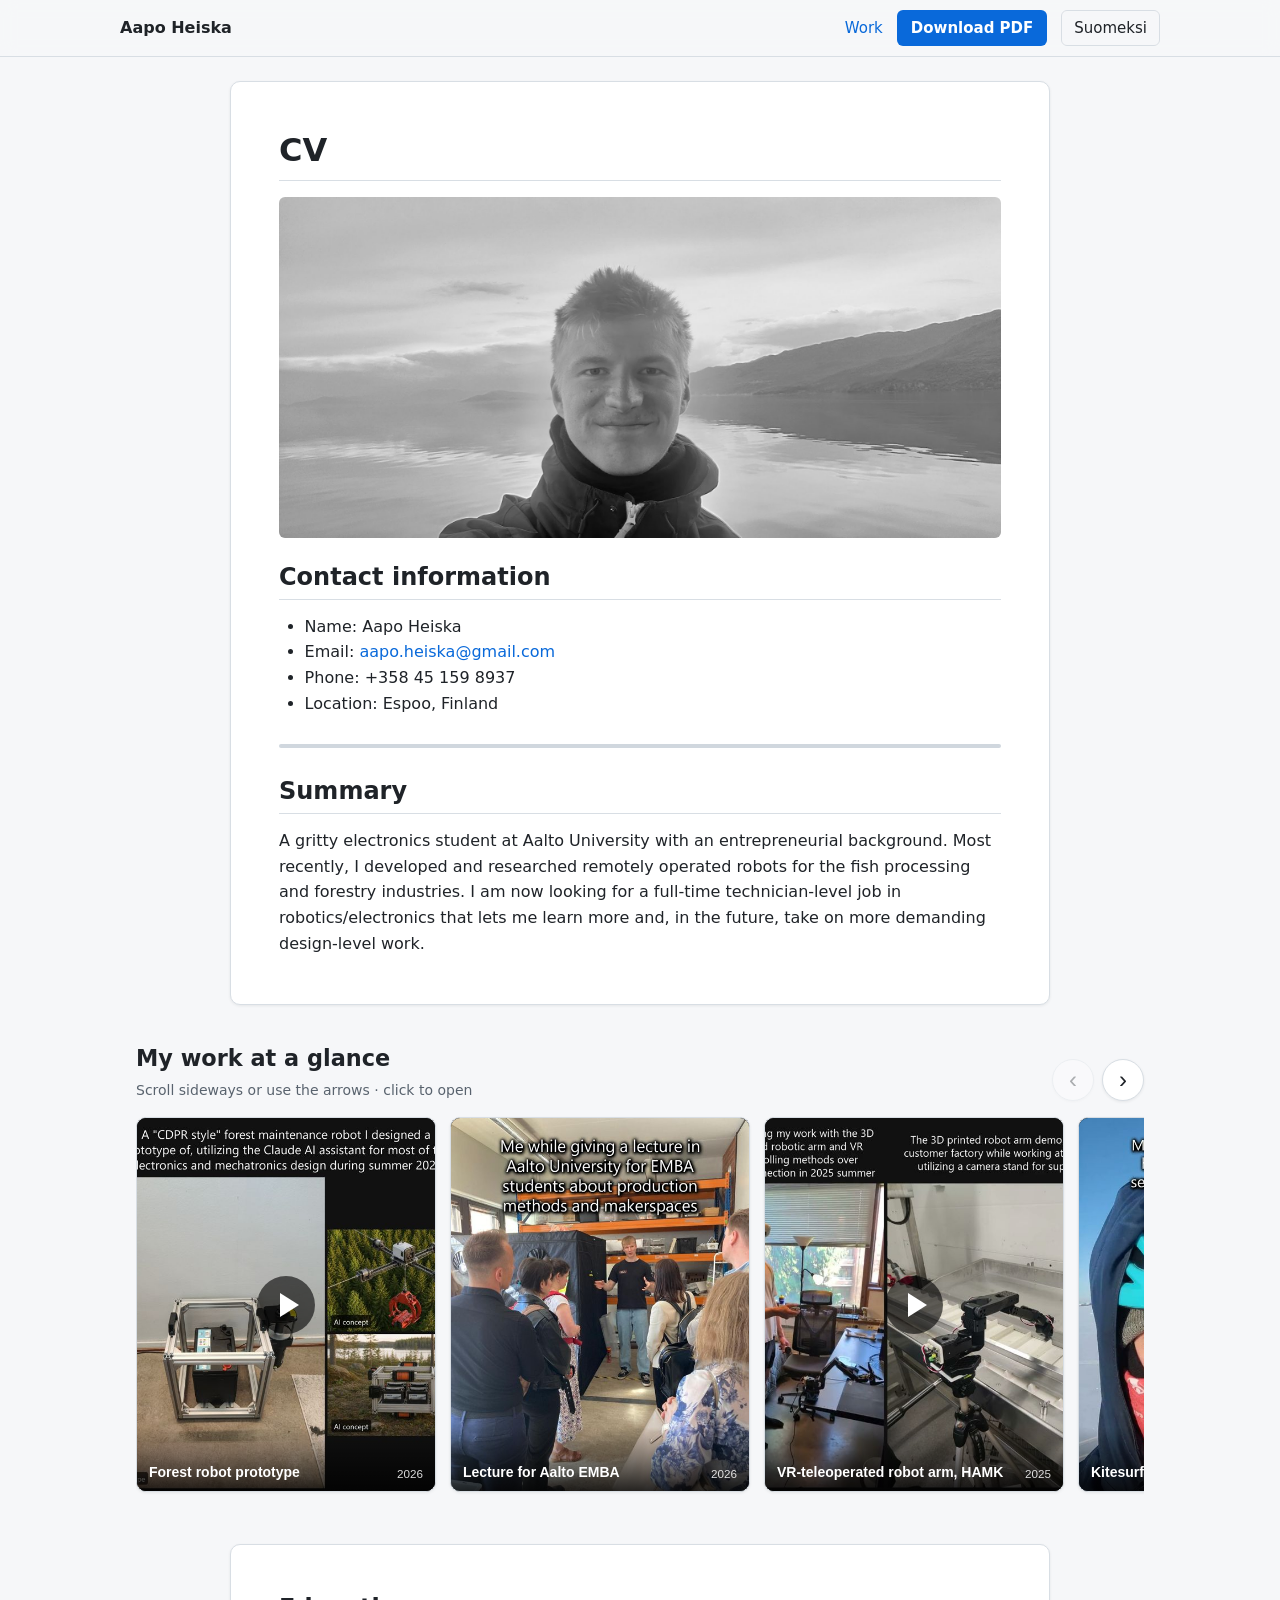
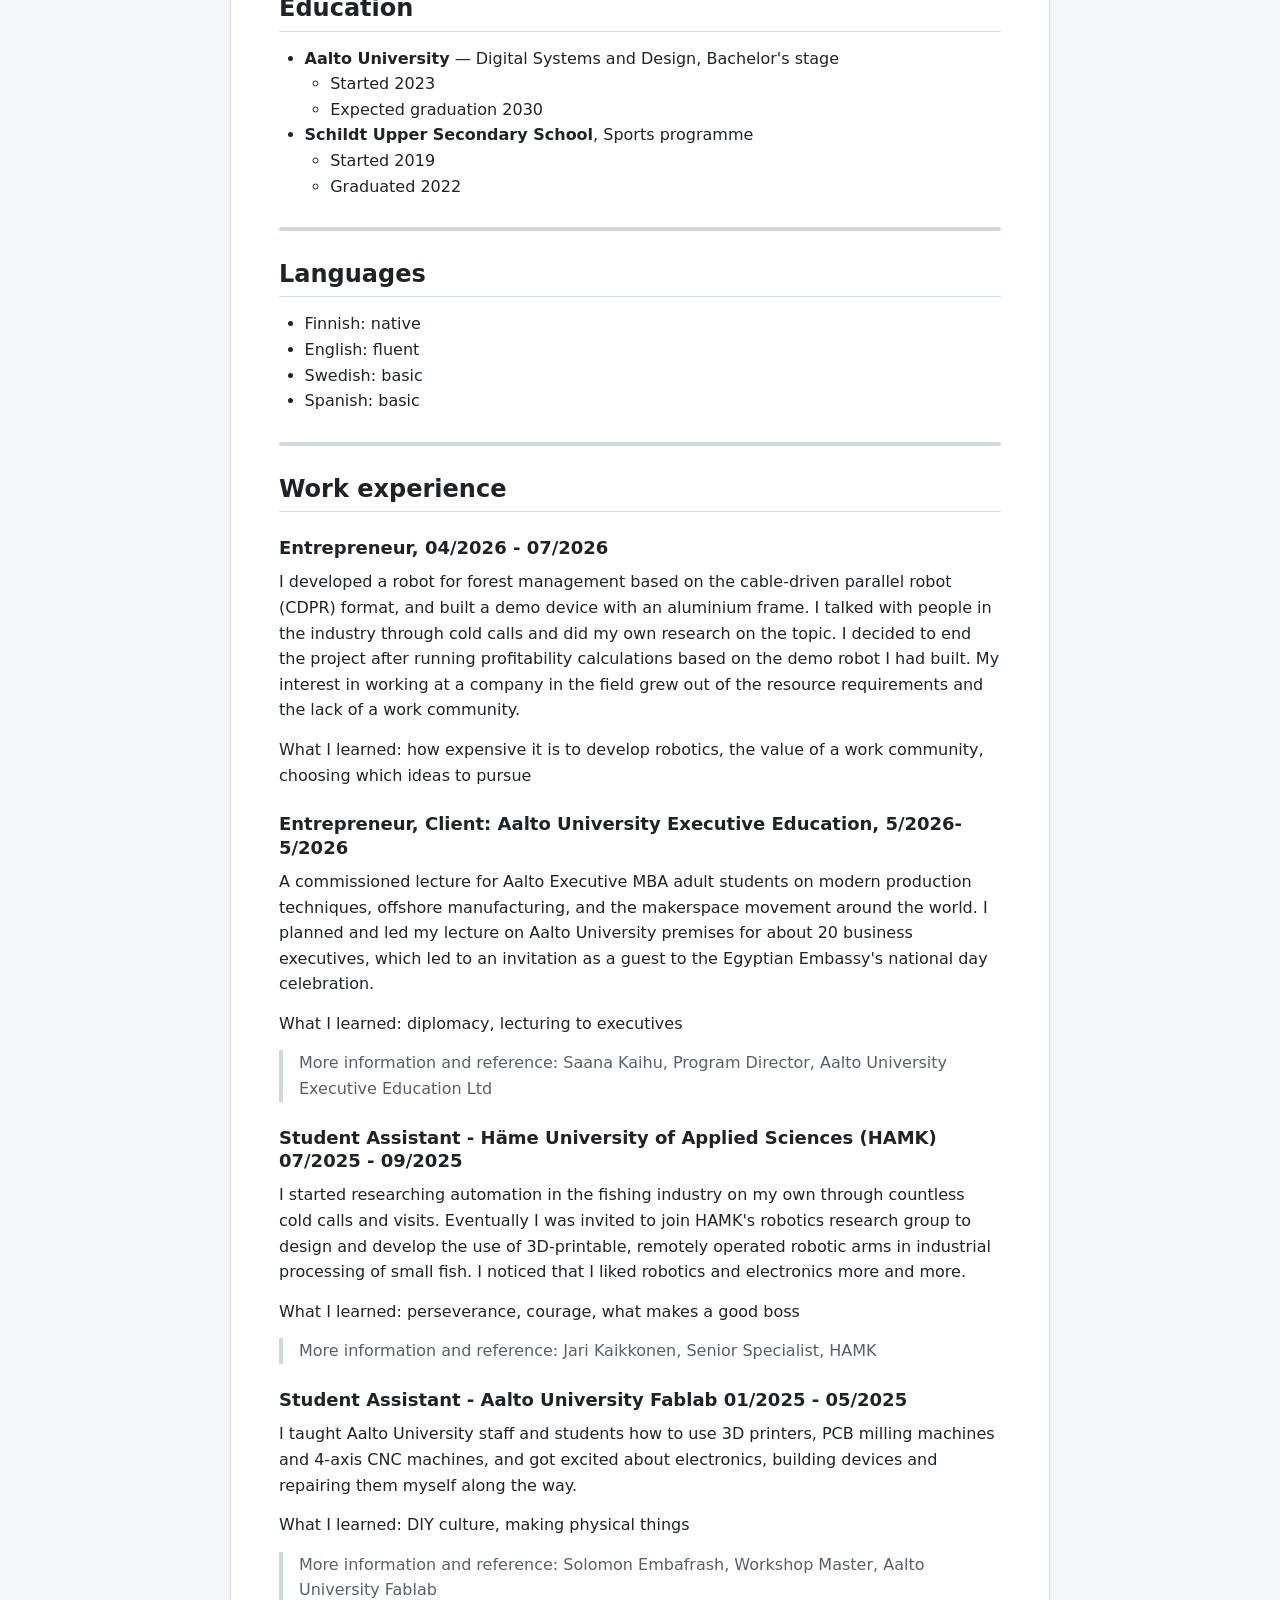
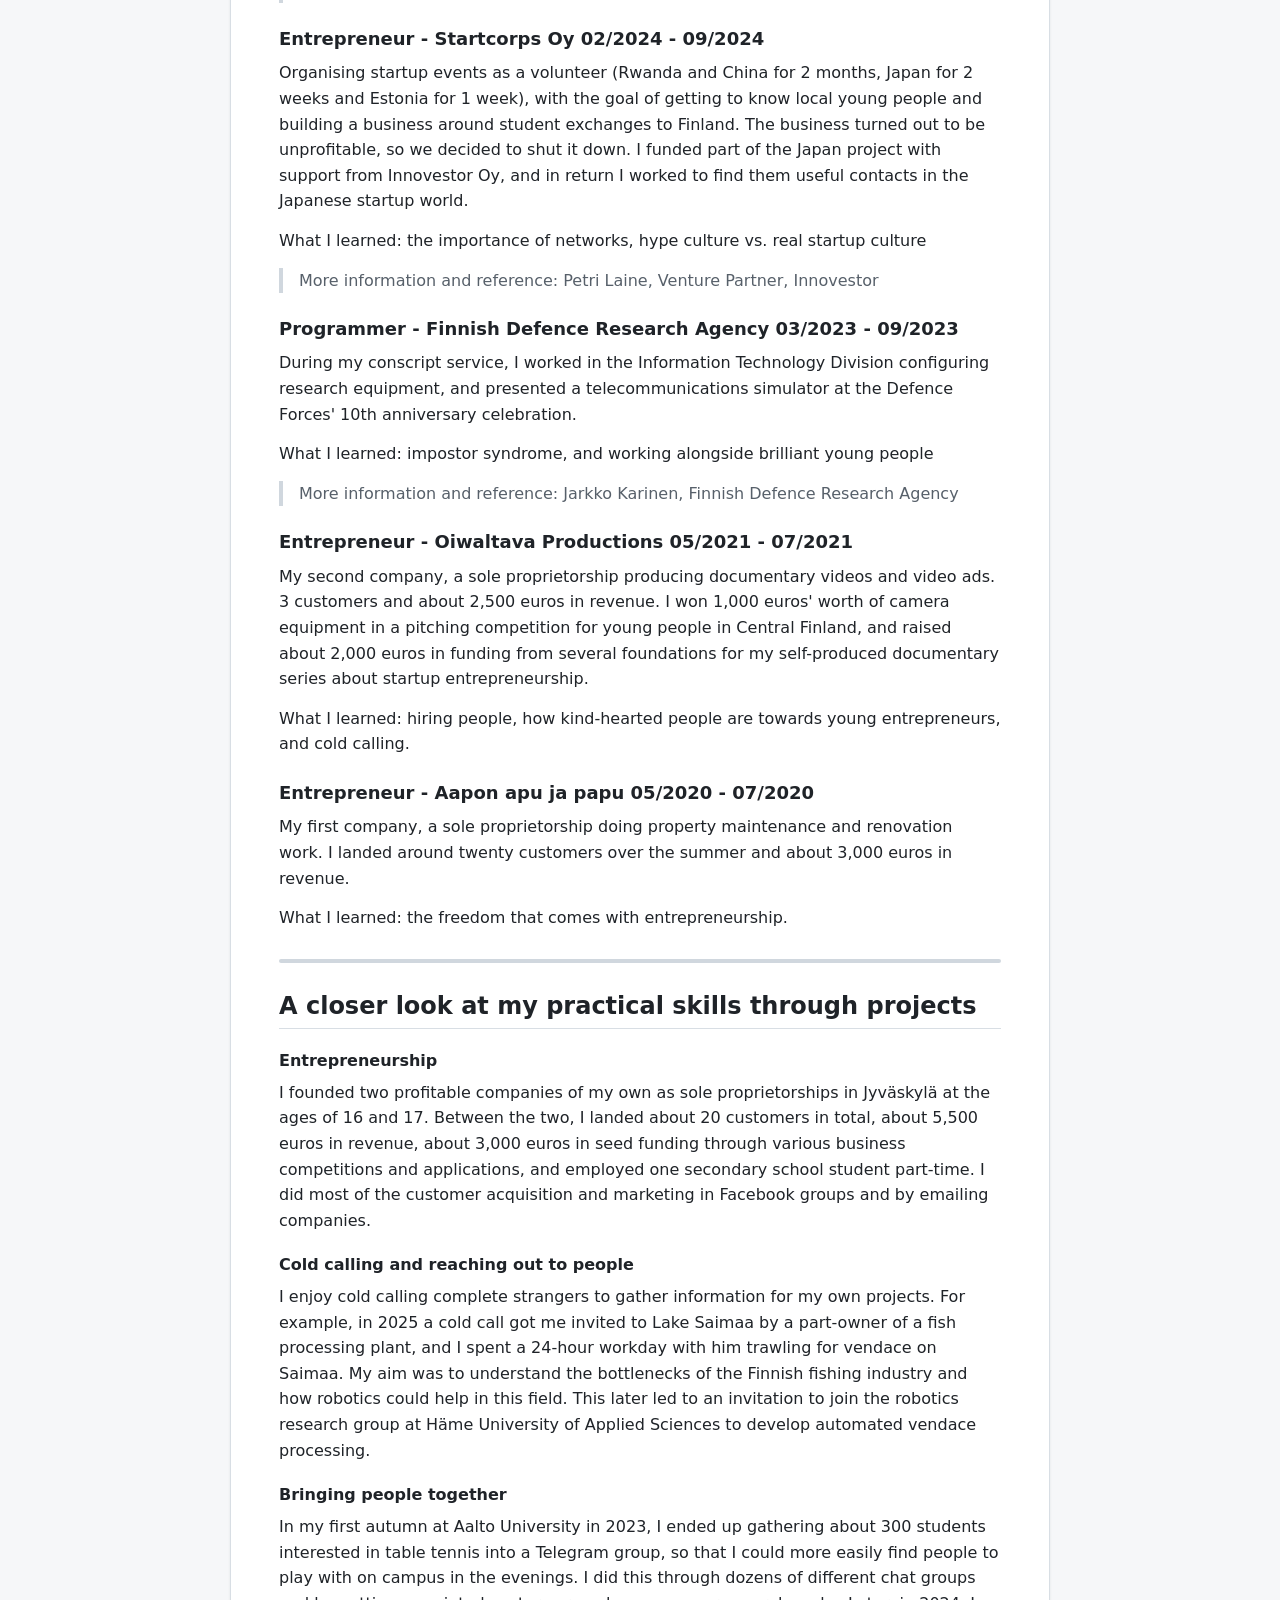
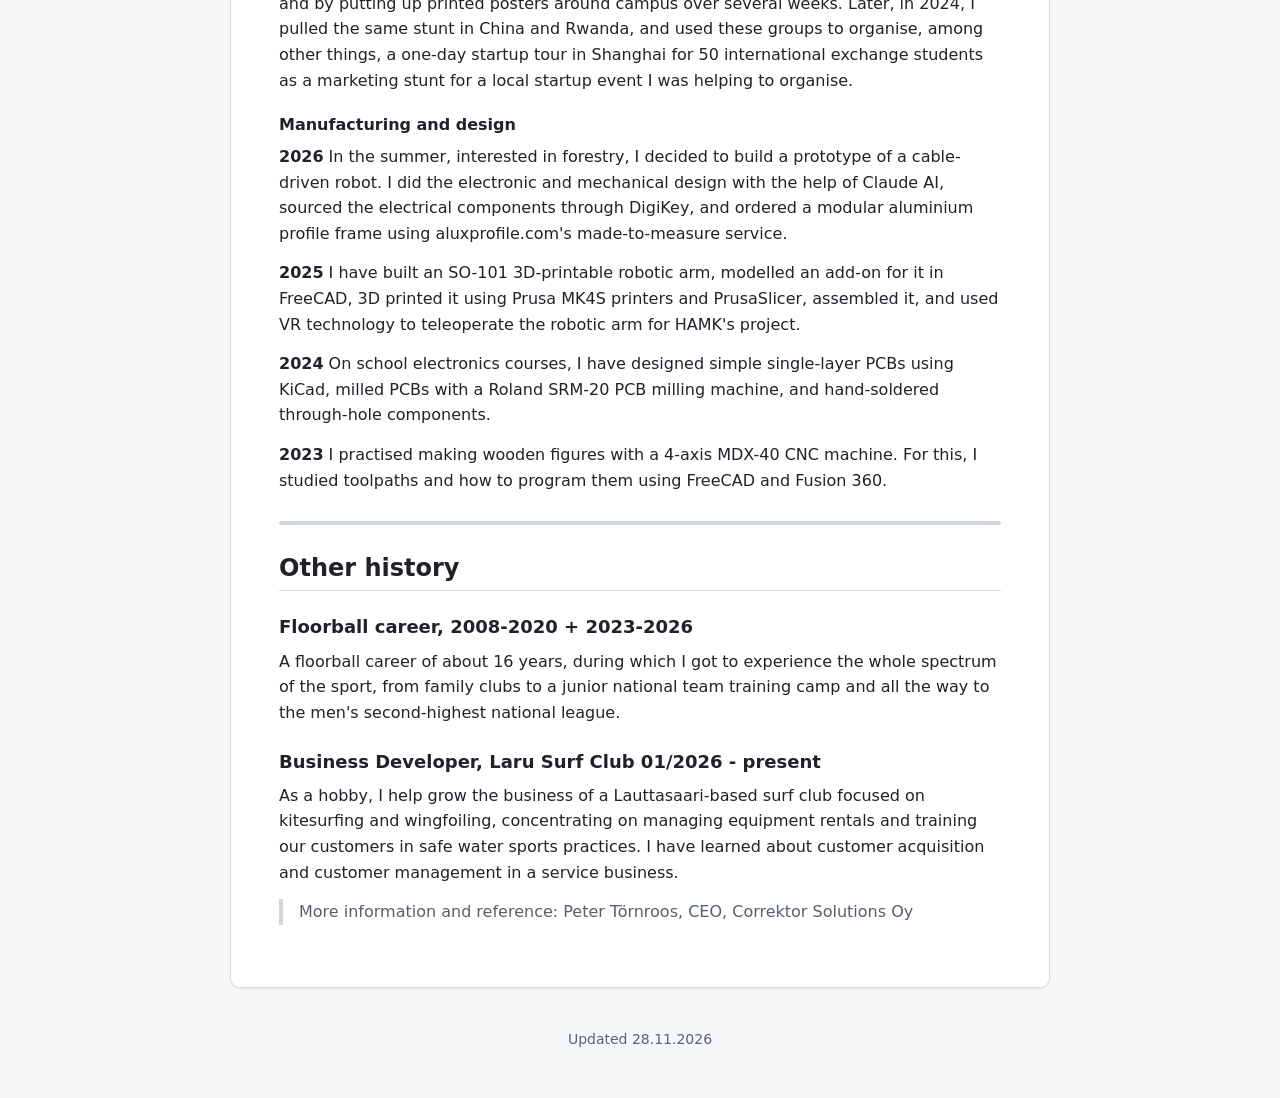
<file: index.html>
<!doctype html>
<html lang="en">
<head>
<meta charset="utf-8">
<meta name="viewport" content="width=device-width, initial-scale=1">
<title>Aapo Heiska — CV</title>
<meta name="description" content="A gritty electronics student at Aalto University with an entrepreneurial background. Most recently, I developed and researched remotely operated robots for the fish processing and forestry industries. I am now looking for a full-time technician-level job in robotics/electronics that lets me learn more and, in the future, take on more demanding design-level work.">
<link rel="alternate" hreflang="fi" href="fi.html">
<style>:root {
  --bg: #f6f7f9; --paper: #ffffff; --ink: #1f2328; --muted: #59636e; --line: #d8dee4;
  --rule: #d0d7de; --accent: #0969da; --accent-ink: #ffffff; --quote: #57606a; --shadow: 0 1px 3px rgba(31,35,40,.08);
  color-scheme: light;
}
* { box-sizing: border-box; }
html { scroll-behavior: smooth; scroll-padding-top: 72px; }
body { margin: 0; background: var(--bg); color: var(--ink); font: 16px/1.6 "Segoe UI", system-ui, -apple-system, Roboto, "Open Sans", sans-serif; }
a { color: var(--accent); text-decoration: none; }
a:hover { text-decoration: underline; }
.muted { color: var(--muted); }

/* ---------- top bar */
.topbar { position: sticky; top: 0; z-index: 10; display: flex; align-items: center; justify-content: space-between; gap: 12px;
  padding: 10px max(16px, calc((100% - 1040px) / 2)); background: color-mix(in srgb, var(--bg) 88%, transparent);
  backdrop-filter: blur(8px); border-bottom: 1px solid var(--line); }
.brand { font-weight: 600; color: var(--ink); white-space: nowrap; }
.topbar nav { display: flex; align-items: center; gap: 14px; font-size: 15px; }
.button { background: var(--accent); color: var(--accent-ink); padding: 6px 14px; border-radius: 6px; font-weight: 600; white-space: nowrap; }
.button:hover { text-decoration: none; filter: brightness(1.08); }
.lang { border: 1px solid var(--line); padding: 5px 12px; border-radius: 6px; color: var(--ink); white-space: nowrap; }

main { max-width: 1040px; margin: 0 auto; padding: 24px 16px 48px; }

/* ---------- CV card (computer) */
.cv { max-width: 820px; margin: 0 auto; background: var(--paper); border: 1px solid var(--line); border-radius: 10px;
  padding: clamp(20px, 5vw, 48px); box-shadow: var(--shadow); }
.cv h1, .cv h2, .cv h3, .cv h4 { font-weight: 600; line-height: 1.3; }
.cv h1 { font-size: 2rem; margin: 0 0 16px; padding-bottom: 8px; border-bottom: 1px solid var(--line); }
.cv h2 { font-size: 1.5rem; margin: 24px 0 14px; padding-bottom: 6px; border-bottom: 1px solid var(--line); }
.cv h2:first-child { margin-top: 0; }
.cv h3 { font-size: 1.125rem; margin: 24px 0 10px; }
.cv h4 { font-size: 1rem; margin: 22px 0 8px; }
.cv p { margin: 0 0 14px; }
.cv > p:last-child { margin-bottom: 0; }
.cv hr { border: 0; height: 4px; background: var(--rule); margin: 28px 0; border-radius: 2px; }
.cv ul, .acc ul { margin: 0 0 14px; padding-left: 1.6em; }
.cv ul ul, .acc ul ul { list-style: circle; margin: 0; }
.cv blockquote, .acc blockquote { margin: 0 0 14px; padding: 0 1em; color: var(--quote); border-left: 4px solid var(--rule); }
.portrait { width: 100%; height: auto; display: block; border-radius: 6px; margin: 8px 0 20px; }

/* ---------- work strip */
.work { margin: 36px 0; }
.work-head { display: flex; align-items: flex-end; justify-content: space-between; gap: 12px; margin-bottom: 14px; }
.work h2 { margin: 0; font-size: 1.4rem; font-weight: 600; }
.work-head p { margin: 2px 0 0; font-size: 14px; }
.strip-arrows { display: flex; gap: 8px; }
.strip-arrows button { width: 42px; height: 42px; border-radius: 50%; border: 1px solid var(--line); background: var(--paper);
  color: var(--ink); font-size: 24px; line-height: 1; cursor: pointer; box-shadow: var(--shadow); }
.strip-arrows button:hover:not(:disabled) { border-color: var(--accent); color: var(--accent); }
.strip-arrows button:disabled { opacity: .35; cursor: default; }
.strip { list-style: none; margin: 0; padding: 2px 2px 16px; display: grid; grid-auto-flow: column; grid-auto-columns: 300px;
  gap: 14px; overflow-x: auto; scroll-snap-type: x mandatory; scroll-behavior: smooth; overscroll-behavior-x: contain; scrollbar-width: thin; }
.strip li { scroll-snap-align: start; }
.card { position: relative; display: block; width: 100%; aspect-ratio: 4 / 5; padding: 0; border: 1px solid var(--line); border-radius: 10px;
  overflow: hidden; background: #111; cursor: zoom-in; box-shadow: var(--shadow); }
.card img { width: 100%; height: 100%; object-fit: cover; object-position: center 35%; display: block; transition: transform .3s ease; }
.card:hover img { transform: scale(1.03); }
.card:focus-visible { outline: 3px solid var(--accent); outline-offset: 2px; }
.cap { position: absolute; left: 0; right: 0; bottom: 0; padding: 36px 12px 10px; display: flex; justify-content: space-between; align-items: flex-end;
  gap: 8px; color: #fff; text-align: left; font-size: 14px; line-height: 1.3; background: linear-gradient(transparent, rgba(0,0,0,.82)); }
.cap small { opacity: .85; white-space: nowrap; }
.play { position: absolute; left: 50%; top: 50%; width: 58px; height: 58px; margin: -29px 0 0 -29px; border-radius: 50%; background: rgba(0,0,0,.6); }
.play::after { content: ""; position: absolute; left: 23px; top: 17px; border-style: solid; border-width: 12px 0 12px 19px;
  border-color: transparent transparent transparent #fff; }

/* ---------- phone profile + accordions */
.profile { background: var(--paper); border: 1px solid var(--line); border-radius: 12px; padding: 18px; box-shadow: var(--shadow);
  display: grid; grid-template-columns: 84px 1fr; column-gap: 14px; align-items: center; }
.avatar { width: 84px; height: 84px; border-radius: 50%; object-fit: cover; object-position: 50% 40%; }
.profile h1 { font-size: 1.45rem; margin: 0; font-weight: 600; line-height: 1.2; }
.role { color: var(--muted); font-size: 14px; margin-top: 2px; }
.profile p { grid-column: 1 / -1; margin: 14px 0 0; font-size: 15px; }
.profile ul { grid-column: 1 / -1; list-style: none; padding: 12px 0 0; margin: 14px 0 0; border-top: 1px solid var(--line); font-size: 14px; }
.profile li { margin: 3px 0; }
.fullcv h2 { font-size: 1.4rem; font-weight: 600; margin: 0 0 12px; }
details { background: var(--paper); border: 1px solid var(--line); border-radius: 10px; margin-bottom: 10px; }
summary { cursor: pointer; padding: 14px 16px; font-weight: 600; font-size: 1.05rem; }
.acc { padding: 0 16px 6px; }
.acc h3 { font-size: 1rem; margin: 18px 0 8px; font-weight: 600; line-height: 1.35; }
.acc h4 { font-size: 1rem; margin: 16px 0 6px; font-weight: 600; }
.acc p { margin: 0 0 12px; }

.only-mobile, .hint-mobile { display: none; }
footer { text-align: center; margin-top: 40px; font-size: 14px; }

/* ---------- viewer */
dialog#viewer { width: 100vw; height: 100dvh; max-width: none; max-height: none; margin: 0; padding: 0; border: 0; background: rgba(8,10,12,.95); color: #fff; overflow: hidden; }
dialog#viewer::backdrop { background: rgba(8,10,12,.95); }
.v-top { position: absolute; top: 0; left: 0; right: 0; height: 56px; display: flex; align-items: center; justify-content: space-between; padding: 0 12px 0 20px; }
.v-count { font-size: 14px; opacity: .8; font-variant-numeric: tabular-nums; }
.v-close { width: 44px; height: 44px; border: 0; border-radius: 50%; background: rgba(255,255,255,.12); color: #fff; font-size: 28px; cursor: pointer; }
.v-close:hover { background: rgba(255,255,255,.25); }
.v-stage { position: absolute; top: 56px; bottom: 84px; left: 150px; right: 150px; display: flex; align-items: center; justify-content: center; }
.v-stage img, .v-stage video { max-width: 100%; max-height: 100%; object-fit: contain; border-radius: 4px; animation: fade .2s ease; }
@keyframes fade { from { opacity: 0; } }
.composite { display: flex; flex-direction: column; background: #111; gap: 0.5%; padding: 0.5%; border-radius: 4px; animation: fade .2s ease; }
.c-header { width: 100%; height: auto; display: block; flex: none; }
.c-body { flex: 1; min-height: 0; display: flex; gap: 0.6%; }
.c-col { display: flex; flex-direction: column; gap: 0.6%; min-width: 0; }
.c-cell { position: relative; min-height: 0; display: flex; flex-direction: column; background: #000; overflow: hidden; }
.c-cap { position: absolute; z-index: 2; left: 0; top: 0; max-width: 100%; padding: .3em .6em; font-size: .85em; line-height: 1.3;
  color: #fff; background: rgba(0,0,0,.65); border-bottom-right-radius: 6px; pointer-events: none; }
.c-media { flex: 1; min-height: 0; width: 100%; height: 100%; object-fit: contain; display: block; }
.v-stage .composite img, .v-stage .composite video { max-width: none; max-height: none; border-radius: 0; animation: none; }
.c-yt { position: relative; overflow: hidden; }
/* the 16:9 player is scaled to cover the whole cell (sizes set in site.js) */
.c-yt iframe, .c-yt > div { position: absolute; left: 50%; top: 50%; transform: translate(-50%, -50%); border: 0; }
.v-nav { position: absolute; top: 50%; transform: translateY(-50%); width: 112px; padding: 6px; border: 1px solid rgba(255,255,255,.18);
  border-radius: 12px; background: rgba(255,255,255,.06); color: #fff; cursor: pointer; display: flex; flex-direction: column; align-items: center; gap: 8px;
  transition: background .15s, border-color .15s, transform .15s; }
.v-nav:hover, .v-nav.flash { background: rgba(255,255,255,.18); border-color: rgba(255,255,255,.5); }
.v-nav.flash { transform: translateY(-50%) scale(1.06); }
.v-prev { left: 18px; } .v-next { right: 18px; }
.v-nav img { width: 100px; height: 72px; object-fit: cover; border-radius: 7px; opacity: .75; }
.v-key { display: inline-grid; place-items: center; min-width: 36px; height: 30px; padding: 0 8px; border-radius: 6px; font-size: 18px;
  background: rgba(255,255,255,.14); border: 1px solid rgba(255,255,255,.35); border-bottom-width: 3px; }
.v-next:not(.seen) .v-key { animation: nudge 1.4s ease-in-out 3; }
@keyframes nudge { 50% { transform: translateX(5px); } }
.v-bottom { position: absolute; left: 0; right: 0; bottom: 0; height: 84px; display: flex; flex-direction: column; align-items: center; justify-content: center; gap: 4px; padding: 0 16px; text-align: center; }
.v-title { font-weight: 600; }
.v-hint { font-size: 13px; opacity: .7; }
.v-hint .swipe { display: none; }

/* ---------- phone */
@media (max-width: 860px) {
  .only-desktop, .hint-desktop, .strip-arrows, .nav-work { display: none; }
  .only-mobile { display: block; }
  .profile.only-mobile { display: grid; }
  .hint-mobile { display: block; }
  main { padding-top: 16px; }
  .work { margin: 24px 0 28px; }
  .strip { grid-auto-columns: 76%; gap: 10px; margin: 0 -16px; padding: 2px 16px 14px; scroll-padding: 0 16px; }
  .v-stage { left: 8px; right: 8px; top: 56px; bottom: 110px; }
  .v-nav { top: auto; bottom: 58px; transform: none; width: auto; flex-direction: row; padding: 4px; border-radius: 10px; }
  .v-nav.flash { transform: scale(1.06); }
  .v-nav img { display: none; }
  .v-prev { left: calc(50% - 64px); } .v-next { right: calc(50% - 64px); left: auto; }
  .v-bottom { height: 56px; }
  .v-hint .keys { display: none; }
  .v-hint .swipe { display: inline; }
}
@media (max-width: 400px) {
  .brand { font-size: 15px; }
  .topbar nav { gap: 8px; font-size: 14px; }
  .button, .lang { padding: 5px 10px; }
}
</style>
</head>
<body>
<header class="topbar">
  <a class="brand" href="#top">Aapo Heiska</a>
  <nav>
    <a class="nav-work" href="#work">Work</a>
    <a class="button" href="pdf/cv-en.pdf">Download PDF</a>
    <a class="lang" href="fi.html" hreflang="fi">Suomeksi</a>
  </nav>
</header>
<main id="top">
  <article class="cv only-desktop">
<h1 id="cv">CV</h1>
<img class="portrait" src="media/portrait.jpg" alt="Aapo Heiska">
<h2 id="contact-information">Contact information</h2>
<ul><li>Name: Aapo Heiska</li><li>Email: <a href="mailto:aapo.heiska@gmail.com">aapo.heiska@gmail.com</a></li><li>Phone: +358 45 159 8937</li><li>Location: Espoo, Finland</li></ul>
<hr>
<h2 id="summary">Summary</h2>
<p>A gritty electronics student at Aalto University with an entrepreneurial background. Most recently, I developed and researched remotely operated robots for the fish processing and forestry industries. I am now looking for a full-time technician-level job in robotics/electronics that lets me learn more and, in the future, take on more demanding design-level work.</p>

  </article>
  <aside class="profile only-mobile">
    <img class="avatar" src="media/portrait.jpg" alt="Aapo Heiska">
    <div><h1>Aapo Heiska</h1><div class="role">Electronics & robotics · Aalto University</div></div>
    <p>A gritty electronics student at Aalto University with an entrepreneurial background. Most recently, I developed and researched remotely operated robots for the fish processing and forestry industries. I am now looking for a full-time technician-level job in robotics/electronics that lets me learn more and, in the future, take on more demanding design-level work.</p>
    <ul><li>Name: Aapo Heiska</li><li>Email: <a href="mailto:aapo.heiska@gmail.com">aapo.heiska@gmail.com</a></li><li>Phone: +358 45 159 8937</li><li>Location: Espoo, Finland</li></ul>
  </aside>

<section id="work" class="work" aria-labelledby="work-title">
  <div class="work-head">
    <div>
      <h2 id="work-title">My work at a glance</h2>
      <p class="muted hint-desktop">Scroll sideways or use the arrows · click to open</p>
      <p class="muted hint-mobile">Swipe sideways · tap to open</p>
    </div>
    <div class="strip-arrows">
      <button type="button" class="strip-prev" aria-label="Previous">‹</button>
      <button type="button" class="strip-next" aria-label="Next">›</button>
    </div>
  </div>
  <ul class="strip"><li><button class="card" type="button" data-index="0" aria-label="Forest robot prototype"><img src="media/part-forest-robot-card-thumb.jpg" alt="" loading="lazy"><span class="play" aria-hidden="true"></span><span class="cap"><b>Forest robot prototype</b><small>2026</small></span></button></li><li><button class="card" type="button" data-index="1" aria-label="Lecture for Aalto EMBA"><img src="media/aalto-emba-lecture-thumb.jpg" alt="" loading="lazy"><span class="cap"><b>Lecture for Aalto EMBA</b><small>2026</small></span></button></li><li><button class="card" type="button" data-index="2" aria-label="VR-teleoperated robot arm, HAMK"><img src="media/robot-arm-vr-and-hamk-demo-thumb.jpg" alt="" loading="lazy"><span class="play" aria-hidden="true"></span><span class="cap"><b>VR-teleoperated robot arm, HAMK</b><small>2025</small></span></button></li><li><button class="card" type="button" data-index="3" aria-label="Kitesurfing on the frozen Baltic Sea"><img src="media/kitesurfing-frozen-baltic-sea-thumb.jpg" alt="" loading="lazy"><span class="play" aria-hidden="true"></span><span class="cap"><b>Kitesurfing on the frozen Baltic Sea</b><small>2026</small></span></button></li><li><button class="card" type="button" data-index="4" aria-label="Networking in Estonia"><img src="media/estonia-networking-and-unicorn-night-thumb.jpg" alt="" loading="lazy"><span class="play" aria-hidden="true"></span><span class="cap"><b>Networking in Estonia</b><small>2024</small></span></button></li><li><button class="card" type="button" data-index="5" aria-label="Startup events in Rwanda"><img src="media/rwanda-entrepreneurship-collage-thumb.jpg" alt="" loading="lazy"><span class="play" aria-hidden="true"></span><span class="cap"><b>Startup events in Rwanda</b><small>2024</small></span></button></li><li><button class="card" type="button" data-index="6" aria-label="Startup tour in Shanghai"><img src="media/china-startup-tour-and-s-tron-2024-thumb.jpg" alt="" loading="lazy"><span class="play" aria-hidden="true"></span><span class="cap"><b>Startup tour in Shanghai</b><small>2024</small></span></button></li><li><button class="card" type="button" data-index="7" aria-label="Floorball career"><img src="media/floorball-career-collage-thumb.jpg" alt="" loading="lazy"><span class="play" aria-hidden="true"></span><span class="cap"><b>Floorball career</b><small>2008–2026</small></span></button></li><li><button class="card" type="button" data-index="8" aria-label="Takeoff Tokyo, Japan"><img src="media/takeoff-tokyo-japan-collage-thumb.jpg" alt="" loading="lazy"><span class="cap"><b>Takeoff Tokyo, Japan</b><small>2024</small></span></button></li><li><button class="card" type="button" data-index="9" aria-label="Hydrofoil mast repair"><img src="media/hydrofoil-mast-repair-thumb.jpg" alt="" loading="lazy"><span class="cap"><b>Hydrofoil mast repair</b><small>2026</small></span></button></li><li><button class="card" type="button" data-index="10" aria-label="Treadmill repair"><img src="media/treadmill-fix-side-by-side-thumb.jpg" alt="" loading="lazy"><span class="play" aria-hidden="true"></span><span class="cap"><b>Treadmill repair</b><small>2025</small></span></button></li><li><button class="card" type="button" data-index="11" aria-label="PCB design and milling"><img src="media/pcb-fabrication-collage-thumb.jpg" alt="" loading="lazy"><span class="cap"><b>PCB design and milling</b><small>2024</small></span></button></li><li><button class="card" type="button" data-index="12" aria-label="4-axis CNC milling"><img src="media/cnc-mill-practice-thumb.jpg" alt="" loading="lazy"><span class="play" aria-hidden="true"></span><span class="cap"><b>4-axis CNC milling</b><small>2023</small></span></button></li><li><button class="card" type="button" data-index="13" aria-label="Birdhouse: FreeCAD + CNC"><img src="media/birdhouse-freecad-cnc-collage-thumb.jpg" alt="" loading="lazy"><span class="cap"><b>Birdhouse: FreeCAD + CNC</b><small>2023</small></span></button></li><li><button class="card" type="button" data-index="14" aria-label="Startup documentary series"><img src="media/startup-videoseries-filming-collage-thumb.jpg" alt="" loading="lazy"><span class="cap"><b>Startup documentary series</b><small>2021</small></span></button></li><li><button class="card" type="button" data-index="15" aria-label="In the newspaper"><img src="media/newspaper-article-thumb.jpg" alt="" loading="lazy"><span class="cap"><b>In the newspaper</b><small>2020</small></span></button></li></ul>
</section>
  <article class="cv only-desktop">

<h2 id="education">Education</h2>
<ul><li><b>Aalto University</b> — Digital Systems and Design, Bachelor's stage<ul><li>Started 2023</li><li>Expected graduation 2030</li></ul></li><li><b>Schildt Upper Secondary School</b>, Sports programme<ul><li>Started 2019</li><li>Graduated 2022</li></ul></li></ul>
<hr>
<h2 id="languages">Languages</h2>
<ul><li>Finnish: native</li><li>English: fluent</li><li>Swedish: basic</li><li>Spanish: basic</li></ul>
<hr>
<h2 id="work-experience">Work experience</h2>
<h3 id="entrepreneur-04-2026-07-2026">Entrepreneur, 04/2026 - 07/2026</h3>
<p>I developed a robot for forest management based on the cable-driven parallel robot (CDPR) format, and built a demo device with an aluminium frame. I talked with people in the industry through cold calls and did my own research on the topic. I decided to end the project after running profitability calculations based on the demo robot I had built. My interest in working at a company in the field grew out of the resource requirements and the lack of a work community.</p>
<p>What I learned: how expensive it is to develop robotics, the value of a work community, choosing which ideas to pursue</p>
<h3 id="entrepreneur-client-aalto-university-executive-education-5-2026-5-2026">Entrepreneur, Client: Aalto University Executive Education, 5/2026-5/2026</h3>
<p>A commissioned lecture for Aalto Executive MBA adult students on modern production techniques, offshore manufacturing, and the makerspace movement around the world. I planned and led my lecture on Aalto University premises for about 20 business executives, which led to an invitation as a guest to the Egyptian Embassy's national day celebration.</p>
<p>What I learned: diplomacy, lecturing to executives</p>
<blockquote>More information and reference: Saana Kaihu, Program Director, Aalto University Executive Education Ltd</blockquote>
<h3 id="student-assistant-h-me-university-of-applied-sciences-hamk-07-2025-09-2025">Student Assistant - Häme University of Applied Sciences (HAMK) 07/2025 - 09/2025</h3>
<p>I started researching automation in the fishing industry on my own through countless cold calls and visits. Eventually I was invited to join HAMK's robotics research group to design and develop the use of 3D-printable, remotely operated robotic arms in industrial processing of small fish. I noticed that I liked robotics and electronics more and more.</p>
<p>What I learned: perseverance, courage, what makes a good boss</p>
<blockquote>More information and reference: Jari Kaikkonen, Senior Specialist, HAMK</blockquote>
<h3 id="student-assistant-aalto-university-fablab-01-2025-05-2025">Student Assistant - Aalto University Fablab 01/2025 - 05/2025</h3>
<p>I taught Aalto University staff and students how to use 3D printers, PCB milling machines and 4-axis CNC machines, and got excited about electronics, building devices and repairing them myself along the way.</p>
<p>What I learned: DIY culture, making physical things</p>
<blockquote>More information and reference: Solomon Embafrash, Workshop Master, Aalto University Fablab</blockquote>
<h3 id="entrepreneur-startcorps-oy-02-2024-09-2024">Entrepreneur - Startcorps Oy 02/2024 - 09/2024</h3>
<p>Organising startup events as a volunteer (Rwanda and China for 2 months, Japan for 2 weeks and Estonia for 1 week), with the goal of getting to know local young people and building a business around student exchanges to Finland. The business turned out to be unprofitable, so we decided to shut it down. I funded part of the Japan project with support from Innovestor Oy, and in return I worked to find them useful contacts in the Japanese startup world.</p>
<p>What I learned: the importance of networks, hype culture vs. real startup culture</p>
<blockquote>More information and reference: Petri Laine, Venture Partner, Innovestor</blockquote>
<h3 id="programmer-finnish-defence-research-agency-03-2023-09-2023">Programmer - Finnish Defence Research Agency 03/2023 - 09/2023</h3>
<p>During my conscript service, I worked in the Information Technology Division configuring research equipment, and presented a telecommunications simulator at the Defence Forces' 10th anniversary celebration.</p>
<p>What I learned: impostor syndrome, and working alongside brilliant young people</p>
<blockquote>More information and reference: Jarkko Karinen, Finnish Defence Research Agency</blockquote>
<h3 id="entrepreneur-oiwaltava-productions-05-2021-07-2021">Entrepreneur - Oiwaltava Productions 05/2021 - 07/2021</h3>
<p>My second company, a sole proprietorship producing documentary videos and video ads. 3 customers and about 2,500 euros in revenue. I won 1,000 euros' worth of camera equipment in a pitching competition for young people in Central Finland, and raised about 2,000 euros in funding from several foundations for my self-produced documentary series about startup entrepreneurship.</p>
<p>What I learned: hiring people, how kind-hearted people are towards young entrepreneurs, and cold calling.</p>
<h3 id="entrepreneur-aapon-apu-ja-papu-05-2020-07-2020">Entrepreneur - Aapon apu ja papu 05/2020 - 07/2020</h3>
<p>My first company, a sole proprietorship doing property maintenance and renovation work. I landed around twenty customers over the summer and about 3,000 euros in revenue.</p>
<p>What I learned: the freedom that comes with entrepreneurship.</p>
<hr>
<h2 id="a-closer-look-at-my-practical-skills-through-projects">A closer look at my practical skills through projects</h2>
<h4 id="entrepreneurship">Entrepreneurship</h4>
<p>I founded two profitable companies of my own as sole proprietorships in Jyväskylä at the ages of 16 and 17. Between the two, I landed about 20 customers in total, about 5,500 euros in revenue, about 3,000 euros in seed funding through various business competitions and applications, and employed one secondary school student part-time. I did most of the customer acquisition and marketing in Facebook groups and by emailing companies.</p>
<h4 id="cold-calling-and-reaching-out-to-people">Cold calling and reaching out to people</h4>
<p>I enjoy cold calling complete strangers to gather information for my own projects. For example, in 2025 a cold call got me invited to Lake Saimaa by a part-owner of a fish processing plant, and I spent a 24-hour workday with him trawling for vendace on Saimaa. My aim was to understand the bottlenecks of the Finnish fishing industry and how robotics could help in this field. This later led to an invitation to join the robotics research group at Häme University of Applied Sciences to develop automated vendace processing.</p>
<h4 id="bringing-people-together">Bringing people together</h4>
<p>In my first autumn at Aalto University in 2023, I ended up gathering about 300 students interested in table tennis into a Telegram group, so that I could more easily find people to play with on campus in the evenings. I did this through dozens of different chat groups and by putting up printed posters around campus over several weeks. Later, in 2024, I pulled the same stunt in China and Rwanda, and used these groups to organise, among other things, a one-day startup tour in Shanghai for 50 international exchange students as a marketing stunt for a local startup event I was helping to organise.</p>
<h4 id="manufacturing-and-design">Manufacturing and design</h4>
<p><b>2026</b> In the summer, interested in forestry, I decided to build a prototype of a cable-driven robot. I did the electronic and mechanical design with the help of Claude AI, sourced the electrical components through DigiKey, and ordered a modular aluminium profile frame using aluxprofile.com's made-to-measure service.</p>
<p><b>2025</b> I have built an SO-101 3D-printable robotic arm, modelled an add-on for it in FreeCAD, 3D printed it using Prusa MK4S printers and PrusaSlicer, assembled it, and used VR technology to teleoperate the robotic arm for HAMK's project.</p>
<p><b>2024</b> On school electronics courses, I have designed simple single-layer PCBs using KiCad, milled PCBs with a Roland SRM-20 PCB milling machine, and hand-soldered through-hole components.</p>
<p><b>2023</b> I practised making wooden figures with a 4-axis MDX-40 CNC machine. For this, I studied toolpaths and how to program them using FreeCAD and Fusion 360.</p>
<hr>
<h2 id="other-history">Other history</h2>
<h3 id="floorball-career-2008-2020-2023-2026">Floorball career, 2008-2020 + 2023-2026</h3>
<p>A floorball career of about 16 years, during which I got to experience the whole spectrum of the sport, from family clubs to a junior national team training camp and all the way to the men's second-highest national league.</p>
<h3 id="business-developer-laru-surf-club-01-2026-present">Business Developer, Laru Surf Club 01/2026 - present</h3>
<p>As a hobby, I help grow the business of a Lauttasaari-based surf club focused on kitesurfing and wingfoiling, concentrating on managing equipment rentals and training our customers in safe water sports practices. I have learned about customer acquisition and customer management in a service business.</p>
<blockquote>More information and reference: Peter Törnroos, CEO, Correktor Solutions Oy</blockquote>
  </article>
  <section class="fullcv only-mobile">
    <h2>Full CV</h2>
    <details><summary>Education</summary><div class="acc"><ul><li><b>Aalto University</b> — Digital Systems and Design, Bachelor's stage<ul><li>Started 2023</li><li>Expected graduation 2030</li></ul></li><li><b>Schildt Upper Secondary School</b>, Sports programme<ul><li>Started 2019</li><li>Graduated 2022</li></ul></li></ul></div></details><details><summary>Languages</summary><div class="acc"><ul><li>Finnish: native</li><li>English: fluent</li><li>Swedish: basic</li><li>Spanish: basic</li></ul></div></details><details><summary>Work experience</summary><div class="acc"><h3 id="entrepreneur-04-2026-07-2026">Entrepreneur, 04/2026 - 07/2026</h3>
<p>I developed a robot for forest management based on the cable-driven parallel robot (CDPR) format, and built a demo device with an aluminium frame. I talked with people in the industry through cold calls and did my own research on the topic. I decided to end the project after running profitability calculations based on the demo robot I had built. My interest in working at a company in the field grew out of the resource requirements and the lack of a work community.</p>
<p>What I learned: how expensive it is to develop robotics, the value of a work community, choosing which ideas to pursue</p>
<h3 id="entrepreneur-client-aalto-university-executive-education-5-2026-5-2026">Entrepreneur, Client: Aalto University Executive Education, 5/2026-5/2026</h3>
<p>A commissioned lecture for Aalto Executive MBA adult students on modern production techniques, offshore manufacturing, and the makerspace movement around the world. I planned and led my lecture on Aalto University premises for about 20 business executives, which led to an invitation as a guest to the Egyptian Embassy's national day celebration.</p>
<p>What I learned: diplomacy, lecturing to executives</p>
<blockquote>More information and reference: Saana Kaihu, Program Director, Aalto University Executive Education Ltd</blockquote>
<h3 id="student-assistant-h-me-university-of-applied-sciences-hamk-07-2025-09-2025">Student Assistant - Häme University of Applied Sciences (HAMK) 07/2025 - 09/2025</h3>
<p>I started researching automation in the fishing industry on my own through countless cold calls and visits. Eventually I was invited to join HAMK's robotics research group to design and develop the use of 3D-printable, remotely operated robotic arms in industrial processing of small fish. I noticed that I liked robotics and electronics more and more.</p>
<p>What I learned: perseverance, courage, what makes a good boss</p>
<blockquote>More information and reference: Jari Kaikkonen, Senior Specialist, HAMK</blockquote>
<h3 id="student-assistant-aalto-university-fablab-01-2025-05-2025">Student Assistant - Aalto University Fablab 01/2025 - 05/2025</h3>
<p>I taught Aalto University staff and students how to use 3D printers, PCB milling machines and 4-axis CNC machines, and got excited about electronics, building devices and repairing them myself along the way.</p>
<p>What I learned: DIY culture, making physical things</p>
<blockquote>More information and reference: Solomon Embafrash, Workshop Master, Aalto University Fablab</blockquote>
<h3 id="entrepreneur-startcorps-oy-02-2024-09-2024">Entrepreneur - Startcorps Oy 02/2024 - 09/2024</h3>
<p>Organising startup events as a volunteer (Rwanda and China for 2 months, Japan for 2 weeks and Estonia for 1 week), with the goal of getting to know local young people and building a business around student exchanges to Finland. The business turned out to be unprofitable, so we decided to shut it down. I funded part of the Japan project with support from Innovestor Oy, and in return I worked to find them useful contacts in the Japanese startup world.</p>
<p>What I learned: the importance of networks, hype culture vs. real startup culture</p>
<blockquote>More information and reference: Petri Laine, Venture Partner, Innovestor</blockquote>
<h3 id="programmer-finnish-defence-research-agency-03-2023-09-2023">Programmer - Finnish Defence Research Agency 03/2023 - 09/2023</h3>
<p>During my conscript service, I worked in the Information Technology Division configuring research equipment, and presented a telecommunications simulator at the Defence Forces' 10th anniversary celebration.</p>
<p>What I learned: impostor syndrome, and working alongside brilliant young people</p>
<blockquote>More information and reference: Jarkko Karinen, Finnish Defence Research Agency</blockquote>
<h3 id="entrepreneur-oiwaltava-productions-05-2021-07-2021">Entrepreneur - Oiwaltava Productions 05/2021 - 07/2021</h3>
<p>My second company, a sole proprietorship producing documentary videos and video ads. 3 customers and about 2,500 euros in revenue. I won 1,000 euros' worth of camera equipment in a pitching competition for young people in Central Finland, and raised about 2,000 euros in funding from several foundations for my self-produced documentary series about startup entrepreneurship.</p>
<p>What I learned: hiring people, how kind-hearted people are towards young entrepreneurs, and cold calling.</p>
<h3 id="entrepreneur-aapon-apu-ja-papu-05-2020-07-2020">Entrepreneur - Aapon apu ja papu 05/2020 - 07/2020</h3>
<p>My first company, a sole proprietorship doing property maintenance and renovation work. I landed around twenty customers over the summer and about 3,000 euros in revenue.</p>
<p>What I learned: the freedom that comes with entrepreneurship.</p></div></details><details><summary>A closer look at my practical skills through projects</summary><div class="acc"><h4 id="entrepreneurship">Entrepreneurship</h4>
<p>I founded two profitable companies of my own as sole proprietorships in Jyväskylä at the ages of 16 and 17. Between the two, I landed about 20 customers in total, about 5,500 euros in revenue, about 3,000 euros in seed funding through various business competitions and applications, and employed one secondary school student part-time. I did most of the customer acquisition and marketing in Facebook groups and by emailing companies.</p>
<h4 id="cold-calling-and-reaching-out-to-people">Cold calling and reaching out to people</h4>
<p>I enjoy cold calling complete strangers to gather information for my own projects. For example, in 2025 a cold call got me invited to Lake Saimaa by a part-owner of a fish processing plant, and I spent a 24-hour workday with him trawling for vendace on Saimaa. My aim was to understand the bottlenecks of the Finnish fishing industry and how robotics could help in this field. This later led to an invitation to join the robotics research group at Häme University of Applied Sciences to develop automated vendace processing.</p>
<h4 id="bringing-people-together">Bringing people together</h4>
<p>In my first autumn at Aalto University in 2023, I ended up gathering about 300 students interested in table tennis into a Telegram group, so that I could more easily find people to play with on campus in the evenings. I did this through dozens of different chat groups and by putting up printed posters around campus over several weeks. Later, in 2024, I pulled the same stunt in China and Rwanda, and used these groups to organise, among other things, a one-day startup tour in Shanghai for 50 international exchange students as a marketing stunt for a local startup event I was helping to organise.</p>
<h4 id="manufacturing-and-design">Manufacturing and design</h4>
<p><b>2026</b> In the summer, interested in forestry, I decided to build a prototype of a cable-driven robot. I did the electronic and mechanical design with the help of Claude AI, sourced the electrical components through DigiKey, and ordered a modular aluminium profile frame using aluxprofile.com's made-to-measure service.</p>
<p><b>2025</b> I have built an SO-101 3D-printable robotic arm, modelled an add-on for it in FreeCAD, 3D printed it using Prusa MK4S printers and PrusaSlicer, assembled it, and used VR technology to teleoperate the robotic arm for HAMK's project.</p>
<p><b>2024</b> On school electronics courses, I have designed simple single-layer PCBs using KiCad, milled PCBs with a Roland SRM-20 PCB milling machine, and hand-soldered through-hole components.</p>
<p><b>2023</b> I practised making wooden figures with a 4-axis MDX-40 CNC machine. For this, I studied toolpaths and how to program them using FreeCAD and Fusion 360.</p></div></details><details><summary>Other history</summary><div class="acc"><h3 id="floorball-career-2008-2020-2023-2026">Floorball career, 2008-2020 + 2023-2026</h3>
<p>A floorball career of about 16 years, during which I got to experience the whole spectrum of the sport, from family clubs to a junior national team training camp and all the way to the men's second-highest national league.</p>
<h3 id="business-developer-laru-surf-club-01-2026-present">Business Developer, Laru Surf Club 01/2026 - present</h3>
<p>As a hobby, I help grow the business of a Lauttasaari-based surf club focused on kitesurfing and wingfoiling, concentrating on managing equipment rentals and training our customers in safe water sports practices. I have learned about customer acquisition and customer management in a service business.</p>
<blockquote>More information and reference: Peter Törnroos, CEO, Correktor Solutions Oy</blockquote></div></details>
  </section>
  <footer class="muted">Updated 28.11.2026</footer>
</main>

<dialog id="viewer" aria-label="My work at a glance">
  <div class="v-top"><span class="v-count"></span><button class="v-close" type="button" aria-label="Close">×</button></div>
  <button class="v-nav v-prev" type="button" aria-label="Previous"><img alt=""><span class="v-key">←</span></button>
  <div class="v-stage"></div>
  <button class="v-nav v-next" type="button" aria-label="Next"><img alt=""><span class="v-key">→</span></button>
  <div class="v-bottom"><div class="v-title"></div><div class="v-hint"><span class="keys">Use ← → keys to browse · Esc to close</span><span class="swipe">Swipe to browse</span></div></div>
</dialog>
<script>window.GALLERY = [{"video": true, "src": "media/forest-robot-prototype-collage.jpg", "poster": null, "thumb": "media/part-forest-robot-card-thumb.jpg", "title": "Forest robot prototype", "year": "2026", "composite": {"columns": [{"flex": 1, "panels": [{"type": "youtube", "id": "fGdsQT9zmwc", "start": 50, "end": 70, "flex": 1, "caption": "Video: Suomen metsäkeskus – “Taimikon koneellinen kitkentä” (YouTube)"}, {"type": "image", "flex": 1, "src": "media/part-forest-robot-real-prototype.jpg", "poster": null, "caption": ""}]}, {"flex": 1, "panels": [{"type": "image", "flex": 1, "src": "media/part-forest-robot-ai-concept-1.jpg", "poster": null, "caption": ""}, {"type": "image", "flex": 1, "src": "media/part-forest-robot-ai-concept-2.jpg", "poster": null, "caption": ""}]}], "header": "media/part-forest-robot-title.jpg", "header_ratio": 0.1503, "aspect": 1.017}}, {"video": false, "src": "media/aalto-emba-lecture.jpg", "poster": null, "thumb": "media/aalto-emba-lecture-thumb.jpg", "title": "Lecture for Aalto EMBA", "year": "2026", "composite": null}, {"video": true, "src": "media/robot-arm-vr-and-hamk-demo.mp4", "poster": "media/robot-arm-vr-and-hamk-demo-poster.jpg", "thumb": "media/robot-arm-vr-and-hamk-demo-thumb.jpg", "title": "VR-teleoperated robot arm, HAMK", "year": "2025", "composite": {"columns": [{"flex": 1, "panels": [{"type": "video", "flex": 1, "src": "media/part-robot-arm-vr-presentation.mp4", "poster": "media/part-robot-arm-vr-presentation-poster.jpg", "caption": ""}, {"type": "youtube", "id": "h_51Ax6QHcA", "start": 0, "end": 20, "flex": 1, "caption": "Video: Juha Piilola – “Muikunperkuu koneella” (YouTube)"}]}, {"flex": 1, "panels": [{"type": "image", "flex": 1, "src": "media/part-robot-arm-factory-demo.jpg", "poster": null, "caption": ""}]}], "header": null, "header_ratio": null, "aspect": 1.1}}, {"video": true, "src": "media/kitesurfing-frozen-baltic-sea.mp4", "poster": "media/kitesurfing-frozen-baltic-sea-poster.jpg", "thumb": "media/kitesurfing-frozen-baltic-sea-thumb.jpg", "title": "Kitesurfing on the frozen Baltic Sea", "year": "2026", "composite": null}, {"video": true, "src": "media/estonia-networking-and-unicorn-night.mp4", "poster": "media/estonia-networking-and-unicorn-night-poster.jpg", "thumb": "media/estonia-networking-and-unicorn-night-thumb.jpg", "title": "Networking in Estonia", "year": "2024", "composite": null}, {"video": true, "src": "media/rwanda-entrepreneurship-collage.mp4", "poster": "media/rwanda-entrepreneurship-collage-poster.jpg", "thumb": "media/rwanda-entrepreneurship-collage-thumb.jpg", "title": "Startup events in Rwanda", "year": "2024", "composite": null}, {"video": true, "src": "media/china-startup-tour-and-s-tron-2024.mp4", "poster": "media/china-startup-tour-and-s-tron-2024-poster.jpg", "thumb": "media/china-startup-tour-and-s-tron-2024-thumb.jpg", "title": "Startup tour in Shanghai", "year": "2024", "composite": null}, {"video": true, "src": "media/floorball-career-collage.mp4", "poster": "media/floorball-career-collage-poster.jpg", "thumb": "media/floorball-career-collage-thumb.jpg", "title": "Floorball career", "year": "2008–2026", "composite": null}, {"video": false, "src": "media/takeoff-tokyo-japan-collage.jpg", "poster": null, "thumb": "media/takeoff-tokyo-japan-collage-thumb.jpg", "title": "Takeoff Tokyo, Japan", "year": "2024", "composite": null}, {"video": false, "src": "media/hydrofoil-mast-repair.jpg", "poster": null, "thumb": "media/hydrofoil-mast-repair-thumb.jpg", "title": "Hydrofoil mast repair", "year": "2026", "composite": null}, {"video": true, "src": "media/treadmill-fix-side-by-side.mp4", "poster": "media/treadmill-fix-side-by-side-poster.jpg", "thumb": "media/treadmill-fix-side-by-side-thumb.jpg", "title": "Treadmill repair", "year": "2025", "composite": null}, {"video": false, "src": "media/pcb-fabrication-collage.jpg", "poster": null, "thumb": "media/pcb-fabrication-collage-thumb.jpg", "title": "PCB design and milling", "year": "2024", "composite": null}, {"video": true, "src": "media/cnc-mill-practice.mp4", "poster": "media/cnc-mill-practice-poster.jpg", "thumb": "media/cnc-mill-practice-thumb.jpg", "title": "4-axis CNC milling", "year": "2023", "composite": null}, {"video": false, "src": "media/birdhouse-freecad-cnc-collage.jpg", "poster": null, "thumb": "media/birdhouse-freecad-cnc-collage-thumb.jpg", "title": "Birdhouse: FreeCAD + CNC", "year": "2023", "composite": null}, {"video": false, "src": "media/startup-videoseries-filming-collage.jpg", "poster": null, "thumb": "media/startup-videoseries-filming-collage-thumb.jpg", "title": "Startup documentary series", "year": "2021", "composite": null}, {"video": false, "src": "media/newspaper-article.jpg", "poster": null, "thumb": "media/newspaper-article-thumb.jpg", "title": "In the newspaper", "year": "2020", "composite": null}];</script>
<script>(() => {
  const items = window.GALLERY || [];

  // ---- work strip arrows (computer)
  const strip = document.querySelector(".strip");
  const prevBtn = document.querySelector(".strip-prev");
  const nextBtn = document.querySelector(".strip-next");
  if (strip && prevBtn && nextBtn) {
    const step = () => Math.max(strip.clientWidth * 0.8, 300);
    const update = () => {
      prevBtn.disabled = strip.scrollLeft <= 2;
      nextBtn.disabled = strip.scrollLeft + strip.clientWidth >= strip.scrollWidth - 2;
    };
    prevBtn.addEventListener("click", () => strip.scrollBy({ left: -step() }));
    nextBtn.addEventListener("click", () => strip.scrollBy({ left: step() }));
    strip.addEventListener("scroll", update, { passive: true });
    window.addEventListener("resize", update);
    update();
  }

  // ---- viewer
  const dialog = document.getElementById("viewer");
  if (!dialog || !items.length) return;
  const stage = dialog.querySelector(".v-stage");
  const count = dialog.querySelector(".v-count");
  const title = dialog.querySelector(".v-title");
  const prev = dialog.querySelector(".v-prev");
  const next = dialog.querySelector(".v-next");
  let current = 0;

  const wrap = (i) => (i + items.length) % items.length;

  // ---- YouTube embeds (loaded only when a collage with one is opened)
  let ytReady = null;
  function loadYouTube() {
    if (!ytReady) {
      ytReady = new Promise((resolve) => {
        window.onYouTubeIframeAPIReady = resolve;
        const s = document.createElement("script");
        s.src = "https://www.youtube.com/iframe_api";
        document.head.append(s);
      });
    }
    return ytReady;
  }

  function youtubePanel(p) {
    const box = document.createElement("div");
    box.className = "c-yt";
    const mount = document.createElement("div");
    box.append(mount);
    loadYouTube().then(() => {
      if (!box.isConnected) return;
      new YT.Player(mount, {
        host: "https://www.youtube-nocookie.com",
        videoId: p.id,
        playerVars: { start: p.start, end: p.end, autoplay: 1, mute: 1, controls: 1, rel: 0, playsinline: 1 },
        events: {
          onReady: (e) => { coverYouTube(box); e.target.mute(); e.target.playVideo(); },
          // loop only the chosen segment
          onStateChange: (e) => { if (e.data === YT.PlayerState.ENDED) { e.target.seekTo(p.start, true); e.target.playVideo(); } },
        },
      });
    });
    return box;
  }

  function compositeEl(comp) {
    const wrapEl = document.createElement("div");
    wrapEl.className = "composite";
    wrapEl.dataset.aspect = comp.aspect;
    if (comp.header) {
      const h = document.createElement("img");
      h.className = "c-header";
      h.src = comp.header;
      h.alt = "";
      wrapEl.append(h);
    }
    const body = document.createElement("div");
    body.className = "c-body";
    for (const col of comp.columns) {
      const c = document.createElement("div");
      c.className = "c-col";
      c.style.flex = col.flex;
      for (const p of col.panels) {
        const cell = document.createElement("div");
        cell.className = "c-cell";
        cell.style.flex = p.flex;
        if (p.caption) {
          const cap = document.createElement("div");
          cap.className = "c-cap";
          cap.textContent = p.caption;
          cell.append(cap);
        }
        let media;
        if (p.type === "youtube") media = youtubePanel(p);
        else if (p.type === "video") {
          media = document.createElement("video");
          Object.assign(media, { src: p.src, poster: p.poster || "", autoplay: true, muted: false, loop: true, controls: true, playsInline: true });
        } else {
          media = document.createElement("img");
          media.src = p.src;
          media.alt = "";
        }
        media.classList.add("c-media");
        cell.append(media);
        c.append(cell);
      }
      body.append(c);
    }
    wrapEl.append(body);
    return wrapEl;
  }

  function fitComposite() {
    const el = stage.querySelector(".composite");
    if (!el) return;
    const ar = Number(el.dataset.aspect);
    const w = Math.min(stage.clientWidth, stage.clientHeight * ar);
    el.style.width = `${w}px`;
    el.style.height = `${w / ar}px`;
    el.style.fontSize = `${Math.max(9, w / 55)}px`;
    el.querySelectorAll(".c-yt").forEach(coverYouTube);
  }

  // scale the 16:9 player so it fills its whole cell (edges are cropped instead of letterboxed)
  function coverYouTube(box) {
    const player = box.firstElementChild;
    if (!player) return;
    const w = Math.max(box.clientWidth, box.clientHeight * 16 / 9);
    player.style.width = `${w}px`;
    player.style.height = `${w * 9 / 16}px`;
  }
  window.addEventListener("resize", fitComposite);

  function show(i) {
    current = wrap(i);
    const it = items[current];
    let el;
    if (it.composite) {
      el = compositeEl(it.composite);
    } else if (it.video) {
      el = document.createElement("video");
      el.src = it.src;
      el.poster = it.poster;
      el.controls = true;
      el.autoplay = true;
      el.playsInline = true;
    } else {
      el = document.createElement("img");
      el.src = it.src;
      el.alt = it.title;
    }
    stage.replaceChildren(el);
    fitComposite();
    count.textContent = `${current + 1} / ${items.length}`;
    title.textContent = it.year ? `${it.title} · ${it.year}` : it.title;
    prev.querySelector("img").src = items[wrap(current - 1)].thumb;
    next.querySelector("img").src = items[wrap(current + 1)].thumb;
    // preload neighbours so browsing feels instant
    [wrap(current + 1), wrap(current - 1)].forEach((n) => { if (!items[n].video) new Image().src = items[n].src; });
  }

  function go(delta) {
    next.classList.add("seen");
    const btn = delta > 0 ? next : prev;
    btn.classList.remove("flash");
    void btn.offsetWidth;
    btn.classList.add("flash");
    setTimeout(() => btn.classList.remove("flash"), 180);
    show(current + delta);
  }

  document.querySelectorAll(".card").forEach((card) =>
    card.addEventListener("click", () => {
      show(Number(card.dataset.index));
      dialog.showModal();
      fitComposite();
      next.focus({ preventScroll: true });
    })
  );
  dialog.querySelector(".v-close").addEventListener("click", () => dialog.close());
  prev.addEventListener("click", () => go(-1));
  next.addEventListener("click", () => go(1));
  dialog.addEventListener("close", () => stage.replaceChildren());
  dialog.addEventListener("click", (e) => { if (e.target === dialog || e.target === stage) dialog.close(); });

  // capture phase so arrow keys browse items instead of seeking the video
  document.addEventListener("keydown", (e) => {
    if (!dialog.open) return;
    if (e.key === "ArrowRight") { e.preventDefault(); e.stopPropagation(); go(1); }
    if (e.key === "ArrowLeft") { e.preventDefault(); e.stopPropagation(); go(-1); }
  }, true);

  let startX = null;
  stage.addEventListener("touchstart", (e) => { startX = e.touches[0].clientX; }, { passive: true });
  stage.addEventListener("touchend", (e) => {
    if (startX === null) return;
    const dx = e.changedTouches[0].clientX - startX;
    if (Math.abs(dx) > 50) go(dx < 0 ? 1 : -1);
    startX = null;
  });
})();
</script>
</body>
</html>
</file>
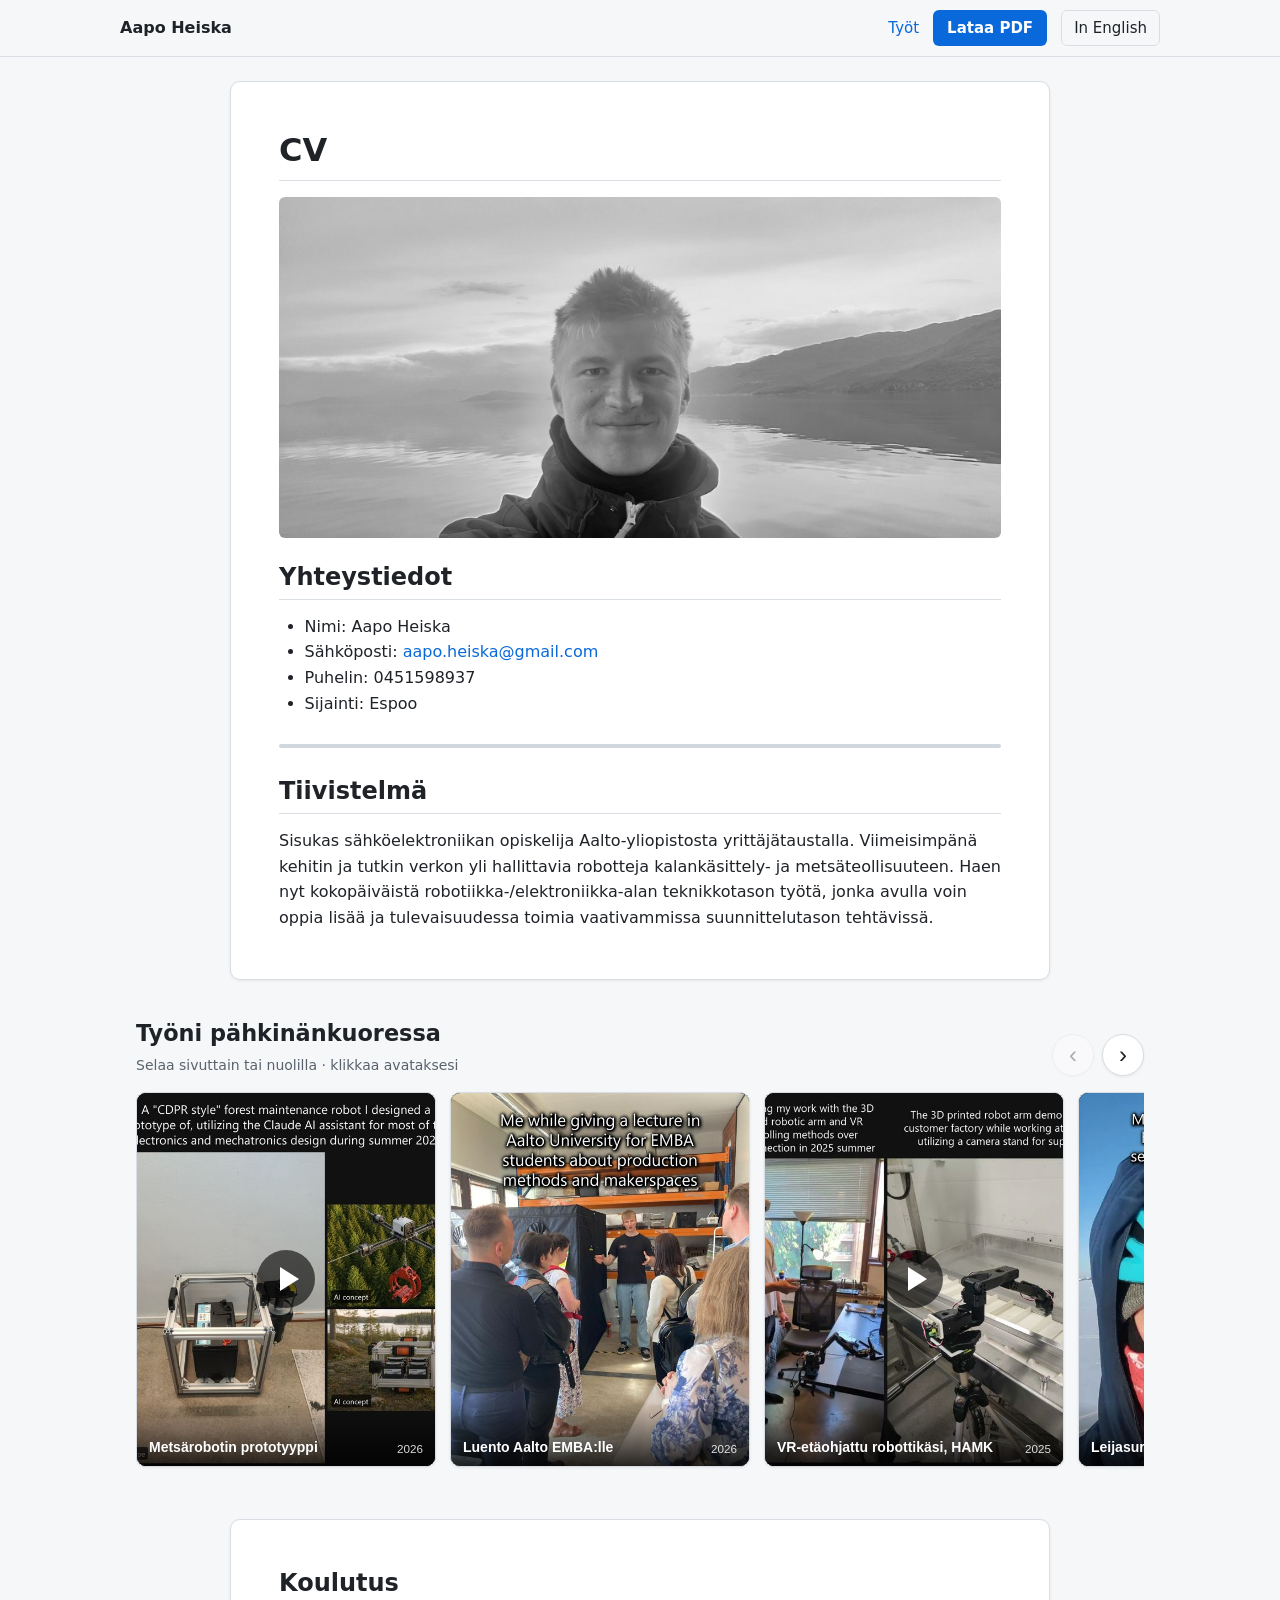
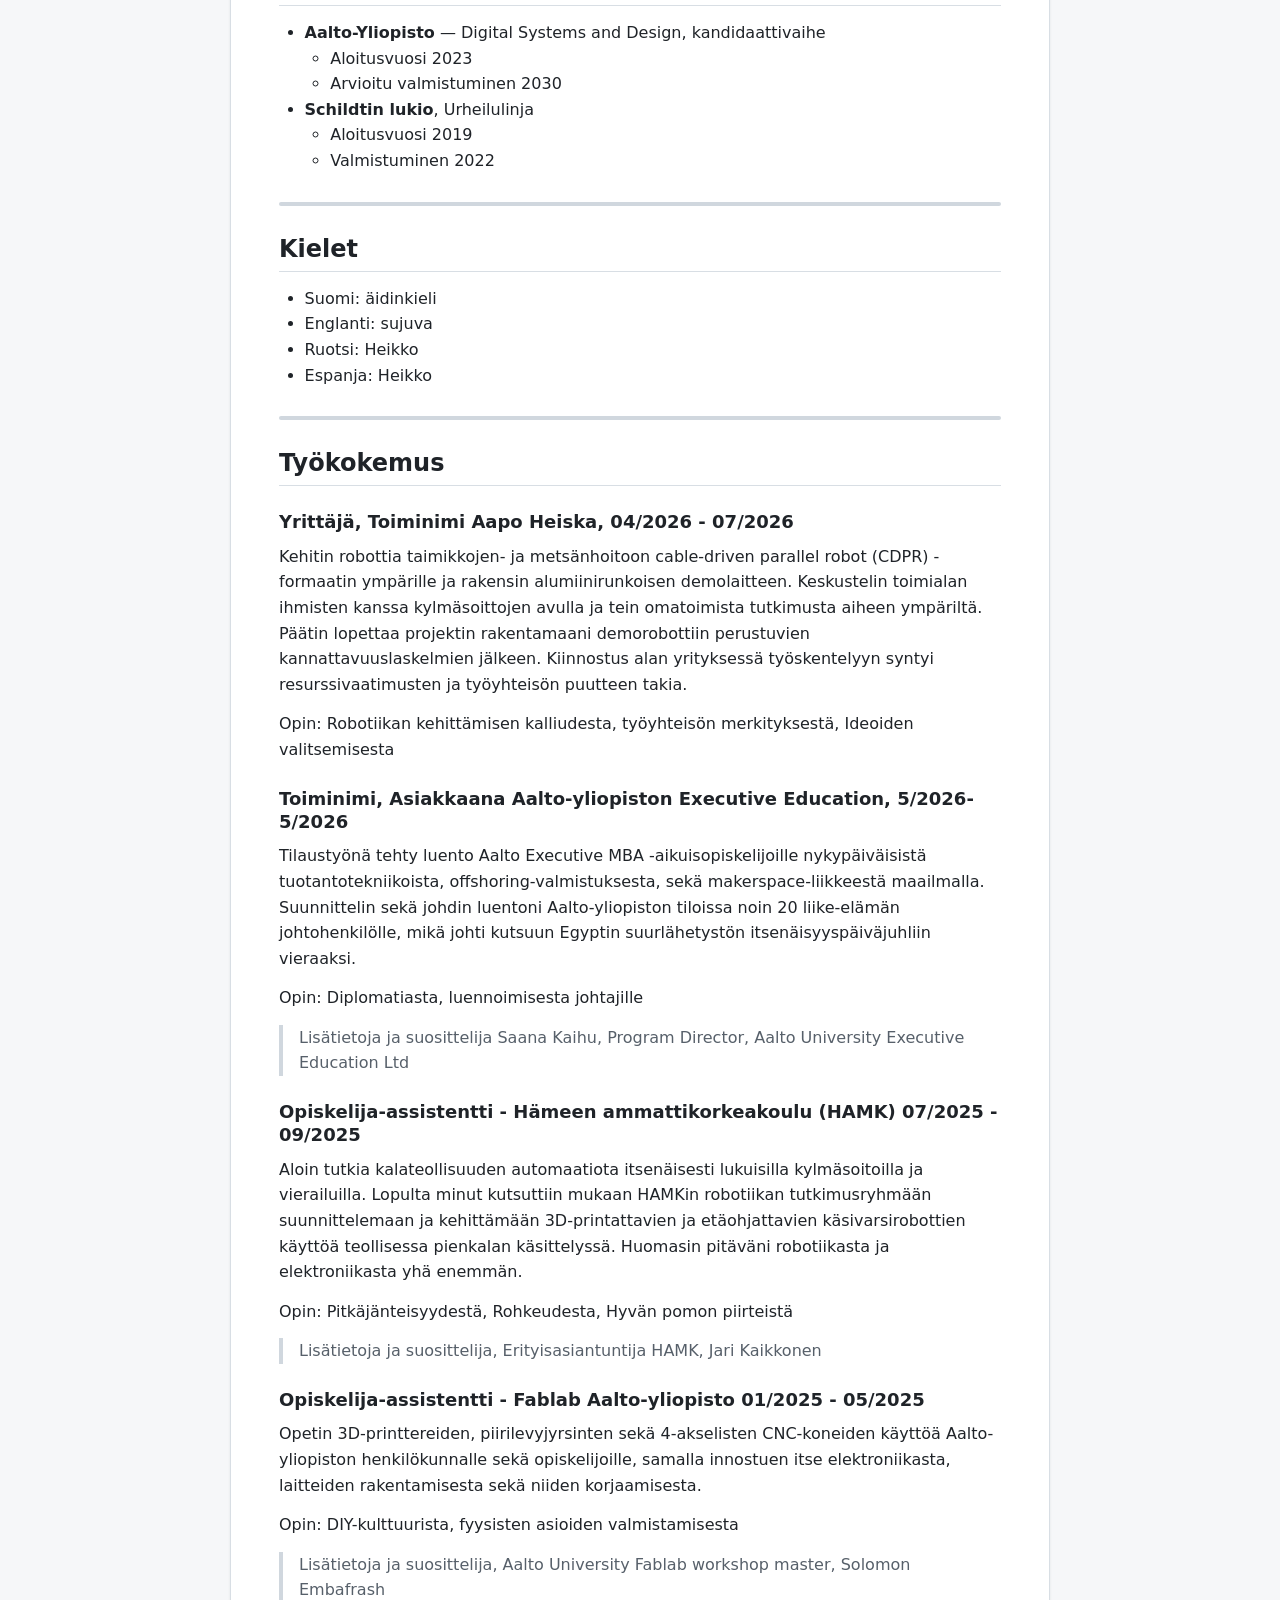
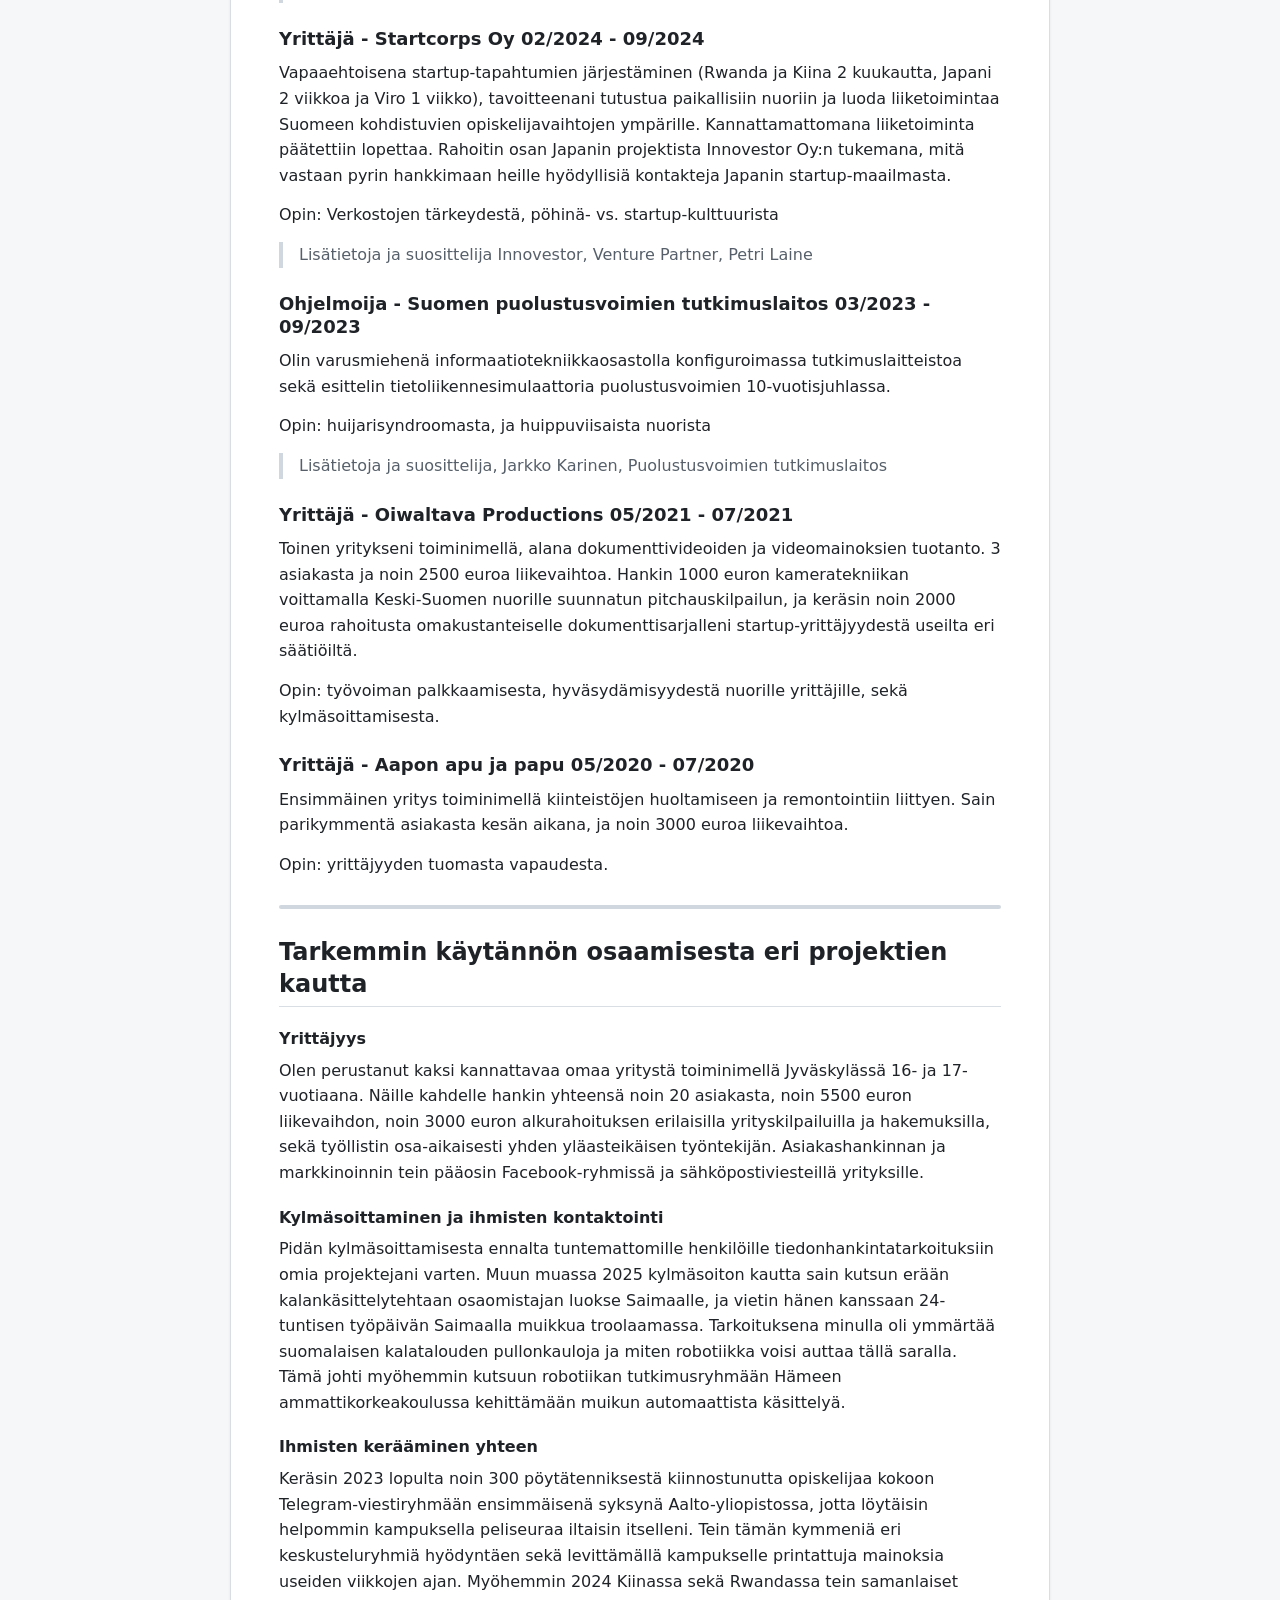
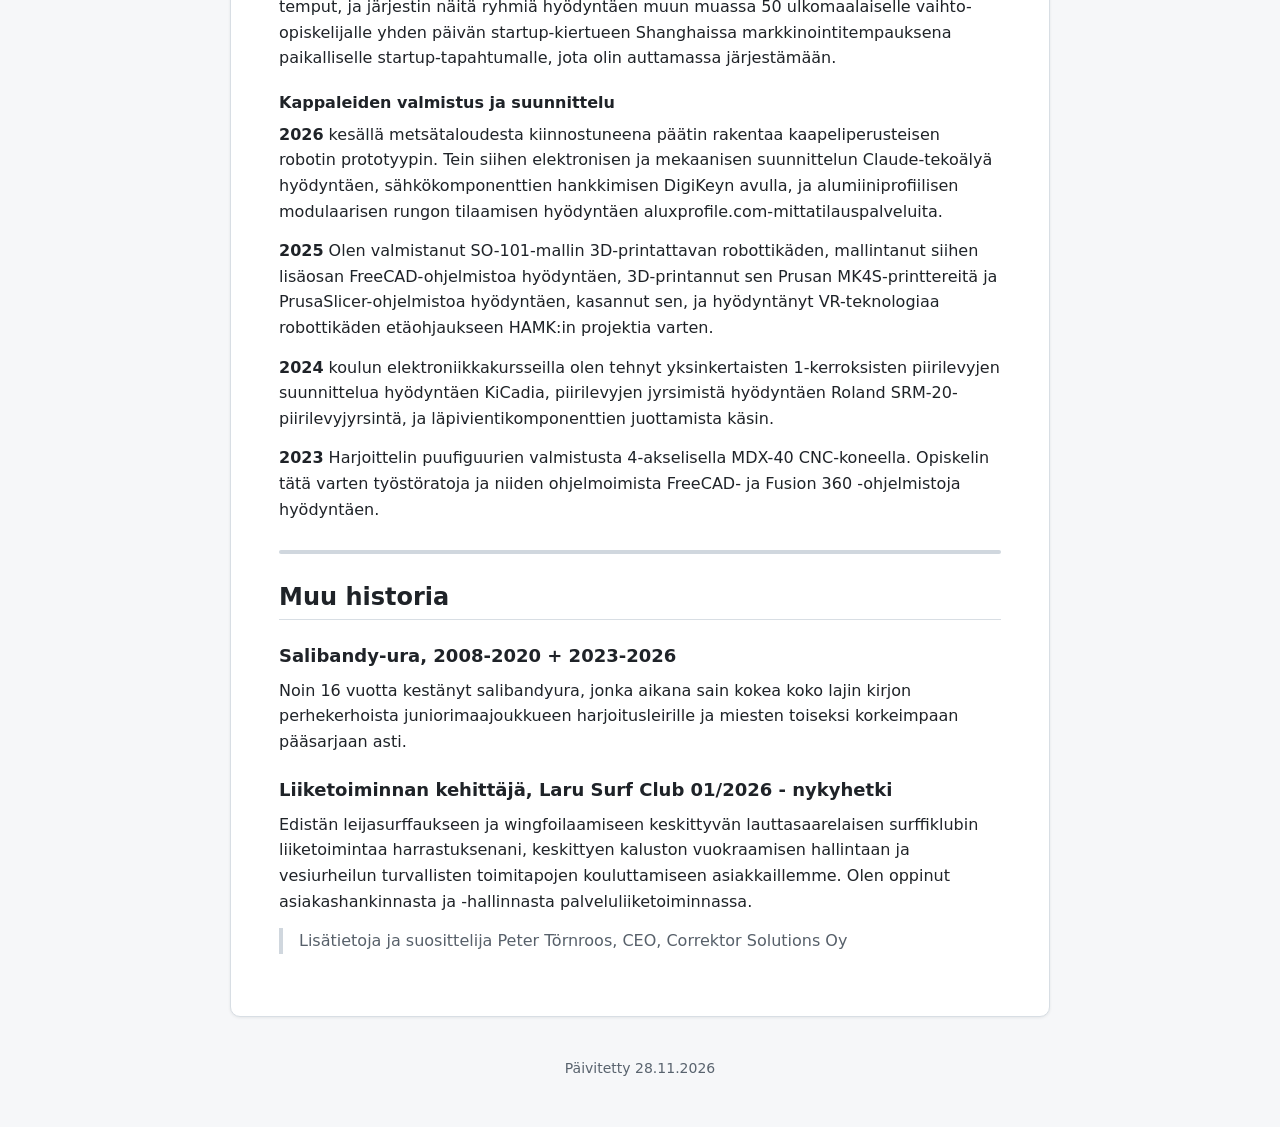
<file: fi.html>
<!doctype html>
<html lang="fi">
<head>
<meta charset="utf-8">
<meta name="viewport" content="width=device-width, initial-scale=1">
<title>Aapo Heiska — CV</title>
<meta name="description" content="Sisukas sähköelektroniikan opiskelija Aalto-yliopistosta yrittäjätaustalla. Viimeisimpänä kehitin ja tutkin verkon yli hallittavia robotteja kalankäsittely- ja metsäteollisuuteen. Haen nyt kokopäiväistä robotiikka-/elektroniikka-alan teknikkotason työtä, jonka avulla voin oppia lisää ja tulevaisuudessa toimia vaativammissa suunnittelutason tehtävissä.">
<link rel="alternate" hreflang="en" href="index.html">
<style>:root {
  --bg: #f6f7f9; --paper: #ffffff; --ink: #1f2328; --muted: #59636e; --line: #d8dee4;
  --rule: #d0d7de; --accent: #0969da; --accent-ink: #ffffff; --quote: #57606a; --shadow: 0 1px 3px rgba(31,35,40,.08);
  color-scheme: light;
}
* { box-sizing: border-box; }
html { scroll-behavior: smooth; scroll-padding-top: 72px; }
body { margin: 0; background: var(--bg); color: var(--ink); font: 16px/1.6 "Segoe UI", system-ui, -apple-system, Roboto, "Open Sans", sans-serif; }
a { color: var(--accent); text-decoration: none; }
a:hover { text-decoration: underline; }
.muted { color: var(--muted); }

/* ---------- top bar */
.topbar { position: sticky; top: 0; z-index: 10; display: flex; align-items: center; justify-content: space-between; gap: 12px;
  padding: 10px max(16px, calc((100% - 1040px) / 2)); background: color-mix(in srgb, var(--bg) 88%, transparent);
  backdrop-filter: blur(8px); border-bottom: 1px solid var(--line); }
.brand { font-weight: 600; color: var(--ink); white-space: nowrap; }
.topbar nav { display: flex; align-items: center; gap: 14px; font-size: 15px; }
.button { background: var(--accent); color: var(--accent-ink); padding: 6px 14px; border-radius: 6px; font-weight: 600; white-space: nowrap; }
.button:hover { text-decoration: none; filter: brightness(1.08); }
.lang { border: 1px solid var(--line); padding: 5px 12px; border-radius: 6px; color: var(--ink); white-space: nowrap; }

main { max-width: 1040px; margin: 0 auto; padding: 24px 16px 48px; }

/* ---------- CV card (computer) */
.cv { max-width: 820px; margin: 0 auto; background: var(--paper); border: 1px solid var(--line); border-radius: 10px;
  padding: clamp(20px, 5vw, 48px); box-shadow: var(--shadow); }
.cv h1, .cv h2, .cv h3, .cv h4 { font-weight: 600; line-height: 1.3; }
.cv h1 { font-size: 2rem; margin: 0 0 16px; padding-bottom: 8px; border-bottom: 1px solid var(--line); }
.cv h2 { font-size: 1.5rem; margin: 24px 0 14px; padding-bottom: 6px; border-bottom: 1px solid var(--line); }
.cv h2:first-child { margin-top: 0; }
.cv h3 { font-size: 1.125rem; margin: 24px 0 10px; }
.cv h4 { font-size: 1rem; margin: 22px 0 8px; }
.cv p { margin: 0 0 14px; }
.cv > p:last-child { margin-bottom: 0; }
.cv hr { border: 0; height: 4px; background: var(--rule); margin: 28px 0; border-radius: 2px; }
.cv ul, .acc ul { margin: 0 0 14px; padding-left: 1.6em; }
.cv ul ul, .acc ul ul { list-style: circle; margin: 0; }
.cv blockquote, .acc blockquote { margin: 0 0 14px; padding: 0 1em; color: var(--quote); border-left: 4px solid var(--rule); }
.portrait { width: 100%; height: auto; display: block; border-radius: 6px; margin: 8px 0 20px; }

/* ---------- work strip */
.work { margin: 36px 0; }
.work-head { display: flex; align-items: flex-end; justify-content: space-between; gap: 12px; margin-bottom: 14px; }
.work h2 { margin: 0; font-size: 1.4rem; font-weight: 600; }
.work-head p { margin: 2px 0 0; font-size: 14px; }
.strip-arrows { display: flex; gap: 8px; }
.strip-arrows button { width: 42px; height: 42px; border-radius: 50%; border: 1px solid var(--line); background: var(--paper);
  color: var(--ink); font-size: 24px; line-height: 1; cursor: pointer; box-shadow: var(--shadow); }
.strip-arrows button:hover:not(:disabled) { border-color: var(--accent); color: var(--accent); }
.strip-arrows button:disabled { opacity: .35; cursor: default; }
.strip { list-style: none; margin: 0; padding: 2px 2px 16px; display: grid; grid-auto-flow: column; grid-auto-columns: 300px;
  gap: 14px; overflow-x: auto; scroll-snap-type: x mandatory; scroll-behavior: smooth; overscroll-behavior-x: contain; scrollbar-width: thin; }
.strip li { scroll-snap-align: start; }
.card { position: relative; display: block; width: 100%; aspect-ratio: 4 / 5; padding: 0; border: 1px solid var(--line); border-radius: 10px;
  overflow: hidden; background: #111; cursor: zoom-in; box-shadow: var(--shadow); }
.card img { width: 100%; height: 100%; object-fit: cover; object-position: center 35%; display: block; transition: transform .3s ease; }
.card:hover img { transform: scale(1.03); }
.card:focus-visible { outline: 3px solid var(--accent); outline-offset: 2px; }
.cap { position: absolute; left: 0; right: 0; bottom: 0; padding: 36px 12px 10px; display: flex; justify-content: space-between; align-items: flex-end;
  gap: 8px; color: #fff; text-align: left; font-size: 14px; line-height: 1.3; background: linear-gradient(transparent, rgba(0,0,0,.82)); }
.cap small { opacity: .85; white-space: nowrap; }
.play { position: absolute; left: 50%; top: 50%; width: 58px; height: 58px; margin: -29px 0 0 -29px; border-radius: 50%; background: rgba(0,0,0,.6); }
.play::after { content: ""; position: absolute; left: 23px; top: 17px; border-style: solid; border-width: 12px 0 12px 19px;
  border-color: transparent transparent transparent #fff; }

/* ---------- phone profile + accordions */
.profile { background: var(--paper); border: 1px solid var(--line); border-radius: 12px; padding: 18px; box-shadow: var(--shadow);
  display: grid; grid-template-columns: 84px 1fr; column-gap: 14px; align-items: center; }
.avatar { width: 84px; height: 84px; border-radius: 50%; object-fit: cover; object-position: 50% 40%; }
.profile h1 { font-size: 1.45rem; margin: 0; font-weight: 600; line-height: 1.2; }
.role { color: var(--muted); font-size: 14px; margin-top: 2px; }
.profile p { grid-column: 1 / -1; margin: 14px 0 0; font-size: 15px; }
.profile ul { grid-column: 1 / -1; list-style: none; padding: 12px 0 0; margin: 14px 0 0; border-top: 1px solid var(--line); font-size: 14px; }
.profile li { margin: 3px 0; }
.fullcv h2 { font-size: 1.4rem; font-weight: 600; margin: 0 0 12px; }
details { background: var(--paper); border: 1px solid var(--line); border-radius: 10px; margin-bottom: 10px; }
summary { cursor: pointer; padding: 14px 16px; font-weight: 600; font-size: 1.05rem; }
.acc { padding: 0 16px 6px; }
.acc h3 { font-size: 1rem; margin: 18px 0 8px; font-weight: 600; line-height: 1.35; }
.acc h4 { font-size: 1rem; margin: 16px 0 6px; font-weight: 600; }
.acc p { margin: 0 0 12px; }

.only-mobile, .hint-mobile { display: none; }
footer { text-align: center; margin-top: 40px; font-size: 14px; }

/* ---------- viewer */
dialog#viewer { width: 100vw; height: 100dvh; max-width: none; max-height: none; margin: 0; padding: 0; border: 0; background: rgba(8,10,12,.95); color: #fff; overflow: hidden; }
dialog#viewer::backdrop { background: rgba(8,10,12,.95); }
.v-top { position: absolute; top: 0; left: 0; right: 0; height: 56px; display: flex; align-items: center; justify-content: space-between; padding: 0 12px 0 20px; }
.v-count { font-size: 14px; opacity: .8; font-variant-numeric: tabular-nums; }
.v-close { width: 44px; height: 44px; border: 0; border-radius: 50%; background: rgba(255,255,255,.12); color: #fff; font-size: 28px; cursor: pointer; }
.v-close:hover { background: rgba(255,255,255,.25); }
.v-stage { position: absolute; top: 56px; bottom: 84px; left: 150px; right: 150px; display: flex; align-items: center; justify-content: center; }
.v-stage img, .v-stage video { max-width: 100%; max-height: 100%; object-fit: contain; border-radius: 4px; animation: fade .2s ease; }
@keyframes fade { from { opacity: 0; } }
.composite { display: flex; flex-direction: column; background: #111; gap: 0.5%; padding: 0.5%; border-radius: 4px; animation: fade .2s ease; }
.c-header { width: 100%; height: auto; display: block; flex: none; }
.c-body { flex: 1; min-height: 0; display: flex; gap: 0.6%; }
.c-col { display: flex; flex-direction: column; gap: 0.6%; min-width: 0; }
.c-cell { position: relative; min-height: 0; display: flex; flex-direction: column; background: #000; overflow: hidden; }
.c-cap { position: absolute; z-index: 2; left: 0; top: 0; max-width: 100%; padding: .3em .6em; font-size: .85em; line-height: 1.3;
  color: #fff; background: rgba(0,0,0,.65); border-bottom-right-radius: 6px; pointer-events: none; }
.c-media { flex: 1; min-height: 0; width: 100%; height: 100%; object-fit: contain; display: block; }
.v-stage .composite img, .v-stage .composite video { max-width: none; max-height: none; border-radius: 0; animation: none; }
.c-yt { position: relative; overflow: hidden; }
/* the 16:9 player is scaled to cover the whole cell (sizes set in site.js) */
.c-yt iframe, .c-yt > div { position: absolute; left: 50%; top: 50%; transform: translate(-50%, -50%); border: 0; }
.v-nav { position: absolute; top: 50%; transform: translateY(-50%); width: 112px; padding: 6px; border: 1px solid rgba(255,255,255,.18);
  border-radius: 12px; background: rgba(255,255,255,.06); color: #fff; cursor: pointer; display: flex; flex-direction: column; align-items: center; gap: 8px;
  transition: background .15s, border-color .15s, transform .15s; }
.v-nav:hover, .v-nav.flash { background: rgba(255,255,255,.18); border-color: rgba(255,255,255,.5); }
.v-nav.flash { transform: translateY(-50%) scale(1.06); }
.v-prev { left: 18px; } .v-next { right: 18px; }
.v-nav img { width: 100px; height: 72px; object-fit: cover; border-radius: 7px; opacity: .75; }
.v-key { display: inline-grid; place-items: center; min-width: 36px; height: 30px; padding: 0 8px; border-radius: 6px; font-size: 18px;
  background: rgba(255,255,255,.14); border: 1px solid rgba(255,255,255,.35); border-bottom-width: 3px; }
.v-next:not(.seen) .v-key { animation: nudge 1.4s ease-in-out 3; }
@keyframes nudge { 50% { transform: translateX(5px); } }
.v-bottom { position: absolute; left: 0; right: 0; bottom: 0; height: 84px; display: flex; flex-direction: column; align-items: center; justify-content: center; gap: 4px; padding: 0 16px; text-align: center; }
.v-title { font-weight: 600; }
.v-hint { font-size: 13px; opacity: .7; }
.v-hint .swipe { display: none; }

/* ---------- phone */
@media (max-width: 860px) {
  .only-desktop, .hint-desktop, .strip-arrows, .nav-work { display: none; }
  .only-mobile { display: block; }
  .profile.only-mobile { display: grid; }
  .hint-mobile { display: block; }
  main { padding-top: 16px; }
  .work { margin: 24px 0 28px; }
  .strip { grid-auto-columns: 76%; gap: 10px; margin: 0 -16px; padding: 2px 16px 14px; scroll-padding: 0 16px; }
  .v-stage { left: 8px; right: 8px; top: 56px; bottom: 110px; }
  .v-nav { top: auto; bottom: 58px; transform: none; width: auto; flex-direction: row; padding: 4px; border-radius: 10px; }
  .v-nav.flash { transform: scale(1.06); }
  .v-nav img { display: none; }
  .v-prev { left: calc(50% - 64px); } .v-next { right: calc(50% - 64px); left: auto; }
  .v-bottom { height: 56px; }
  .v-hint .keys { display: none; }
  .v-hint .swipe { display: inline; }
}
@media (max-width: 400px) {
  .brand { font-size: 15px; }
  .topbar nav { gap: 8px; font-size: 14px; }
  .button, .lang { padding: 5px 10px; }
}
</style>
</head>
<body>
<header class="topbar">
  <a class="brand" href="#top">Aapo Heiska</a>
  <nav>
    <a class="nav-work" href="#work">Työt</a>
    <a class="button" href="pdf/cv-fi.pdf">Lataa PDF</a>
    <a class="lang" href="index.html" hreflang="en">In English</a>
  </nav>
</header>
<main id="top">
  <article class="cv only-desktop">
<h1 id="cv">CV</h1>
<img class="portrait" src="media/portrait.jpg" alt="Aapo Heiska">
<h2 id="yhteystiedot">Yhteystiedot</h2>
<ul><li>Nimi: Aapo Heiska</li><li>Sähköposti: <a href="mailto:aapo.heiska@gmail.com">aapo.heiska@gmail.com</a></li><li>Puhelin: 0451598937</li><li>Sijainti: Espoo</li></ul>
<hr>
<h2 id="tiivistelm">Tiivistelmä</h2>
<p>Sisukas sähköelektroniikan opiskelija Aalto-yliopistosta yrittäjätaustalla. Viimeisimpänä kehitin ja tutkin verkon yli hallittavia robotteja kalankäsittely- ja metsäteollisuuteen. Haen nyt kokopäiväistä robotiikka-/elektroniikka-alan teknikkotason työtä, jonka avulla voin oppia lisää ja tulevaisuudessa toimia vaativammissa suunnittelutason tehtävissä.</p>

  </article>
  <aside class="profile only-mobile">
    <img class="avatar" src="media/portrait.jpg" alt="Aapo Heiska">
    <div><h1>Aapo Heiska</h1><div class="role">Elektroniikka & robotiikka · Aalto-yliopisto</div></div>
    <p>Sisukas sähköelektroniikan opiskelija Aalto-yliopistosta yrittäjätaustalla. Viimeisimpänä kehitin ja tutkin verkon yli hallittavia robotteja kalankäsittely- ja metsäteollisuuteen. Haen nyt kokopäiväistä robotiikka-/elektroniikka-alan teknikkotason työtä, jonka avulla voin oppia lisää ja tulevaisuudessa toimia vaativammissa suunnittelutason tehtävissä.</p>
    <ul><li>Nimi: Aapo Heiska</li><li>Sähköposti: <a href="mailto:aapo.heiska@gmail.com">aapo.heiska@gmail.com</a></li><li>Puhelin: 0451598937</li><li>Sijainti: Espoo</li></ul>
  </aside>

<section id="work" class="work" aria-labelledby="work-title">
  <div class="work-head">
    <div>
      <h2 id="work-title">Työni pähkinänkuoressa</h2>
      <p class="muted hint-desktop">Selaa sivuttain tai nuolilla · klikkaa avataksesi</p>
      <p class="muted hint-mobile">Pyyhkäise sivuttain · napauta avataksesi</p>
    </div>
    <div class="strip-arrows">
      <button type="button" class="strip-prev" aria-label="Edellinen">‹</button>
      <button type="button" class="strip-next" aria-label="Seuraava">›</button>
    </div>
  </div>
  <ul class="strip"><li><button class="card" type="button" data-index="0" aria-label="Metsärobotin prototyyppi"><img src="media/part-forest-robot-card-thumb.jpg" alt="" loading="lazy"><span class="play" aria-hidden="true"></span><span class="cap"><b>Metsärobotin prototyyppi</b><small>2026</small></span></button></li><li><button class="card" type="button" data-index="1" aria-label="Luento Aalto EMBA:lle"><img src="media/aalto-emba-lecture-thumb.jpg" alt="" loading="lazy"><span class="cap"><b>Luento Aalto EMBA:lle</b><small>2026</small></span></button></li><li><button class="card" type="button" data-index="2" aria-label="VR-etäohjattu robottikäsi, HAMK"><img src="media/robot-arm-vr-and-hamk-demo-thumb.jpg" alt="" loading="lazy"><span class="play" aria-hidden="true"></span><span class="cap"><b>VR-etäohjattu robottikäsi, HAMK</b><small>2025</small></span></button></li><li><button class="card" type="button" data-index="3" aria-label="Leijasurffausta jäisellä Itämerellä"><img src="media/kitesurfing-frozen-baltic-sea-thumb.jpg" alt="" loading="lazy"><span class="play" aria-hidden="true"></span><span class="cap"><b>Leijasurffausta jäisellä Itämerellä</b><small>2026</small></span></button></li><li><button class="card" type="button" data-index="4" aria-label="Verkostoitumassa Virossa"><img src="media/estonia-networking-and-unicorn-night-thumb.jpg" alt="" loading="lazy"><span class="play" aria-hidden="true"></span><span class="cap"><b>Verkostoitumassa Virossa</b><small>2024</small></span></button></li><li><button class="card" type="button" data-index="5" aria-label="Startup-tapahtumia Ruandassa"><img src="media/rwanda-entrepreneurship-collage-thumb.jpg" alt="" loading="lazy"><span class="play" aria-hidden="true"></span><span class="cap"><b>Startup-tapahtumia Ruandassa</b><small>2024</small></span></button></li><li><button class="card" type="button" data-index="6" aria-label="Startup-kiertue Shanghaissa"><img src="media/china-startup-tour-and-s-tron-2024-thumb.jpg" alt="" loading="lazy"><span class="play" aria-hidden="true"></span><span class="cap"><b>Startup-kiertue Shanghaissa</b><small>2024</small></span></button></li><li><button class="card" type="button" data-index="7" aria-label="Salibandyura"><img src="media/floorball-career-collage-thumb.jpg" alt="" loading="lazy"><span class="play" aria-hidden="true"></span><span class="cap"><b>Salibandyura</b><small>2008–2026</small></span></button></li><li><button class="card" type="button" data-index="8" aria-label="Takeoff Tokyo, Japani"><img src="media/takeoff-tokyo-japan-collage-thumb.jpg" alt="" loading="lazy"><span class="cap"><b>Takeoff Tokyo, Japani</b><small>2024</small></span></button></li><li><button class="card" type="button" data-index="9" aria-label="Hydrofoil-maston korjaus"><img src="media/hydrofoil-mast-repair-thumb.jpg" alt="" loading="lazy"><span class="cap"><b>Hydrofoil-maston korjaus</b><small>2026</small></span></button></li><li><button class="card" type="button" data-index="10" aria-label="Juoksumaton korjaus"><img src="media/treadmill-fix-side-by-side-thumb.jpg" alt="" loading="lazy"><span class="play" aria-hidden="true"></span><span class="cap"><b>Juoksumaton korjaus</b><small>2025</small></span></button></li><li><button class="card" type="button" data-index="11" aria-label="Piirilevyn suunnittelu ja jyrsintä"><img src="media/pcb-fabrication-collage-thumb.jpg" alt="" loading="lazy"><span class="cap"><b>Piirilevyn suunnittelu ja jyrsintä</b><small>2024</small></span></button></li><li><button class="card" type="button" data-index="12" aria-label="4-akselinen CNC-jyrsintä"><img src="media/cnc-mill-practice-thumb.jpg" alt="" loading="lazy"><span class="play" aria-hidden="true"></span><span class="cap"><b>4-akselinen CNC-jyrsintä</b><small>2023</small></span></button></li><li><button class="card" type="button" data-index="13" aria-label="Linnunpönttö: FreeCAD + CNC"><img src="media/birdhouse-freecad-cnc-collage-thumb.jpg" alt="" loading="lazy"><span class="cap"><b>Linnunpönttö: FreeCAD + CNC</b><small>2023</small></span></button></li><li><button class="card" type="button" data-index="14" aria-label="Startup-dokumenttisarja"><img src="media/startup-videoseries-filming-collage-thumb.jpg" alt="" loading="lazy"><span class="cap"><b>Startup-dokumenttisarja</b><small>2021</small></span></button></li><li><button class="card" type="button" data-index="15" aria-label="Lehtijuttu"><img src="media/newspaper-article-thumb.jpg" alt="" loading="lazy"><span class="cap"><b>Lehtijuttu</b><small>2020</small></span></button></li></ul>
</section>
  <article class="cv only-desktop">

<h2 id="koulutus">Koulutus</h2>
<ul><li><b>Aalto-Yliopisto</b> — Digital Systems and Design, kandidaattivaihe<ul><li>Aloitusvuosi 2023</li><li>Arvioitu valmistuminen 2030</li></ul></li><li><b>Schildtin lukio</b>, Urheilulinja<ul><li>Aloitusvuosi 2019</li><li>Valmistuminen 2022</li></ul></li></ul>
<hr>
<h2 id="kielet">Kielet</h2>
<ul><li>Suomi: äidinkieli</li><li>Englanti: sujuva</li><li>Ruotsi: Heikko</li><li>Espanja: Heikko</li></ul>
<hr>
<h2 id="ty-kokemus">Työkokemus</h2>
<h3 id="yritt-j-toiminimi-aapo-heiska-04-2026-07-2026">Yrittäjä, Toiminimi Aapo Heiska, 04/2026 - 07/2026</h3>
<p>Kehitin robottia taimikkojen- ja metsänhoitoon cable-driven parallel robot (CDPR) -formaatin ympärille ja rakensin alumiinirunkoisen demolaitteen. Keskustelin toimialan ihmisten kanssa kylmäsoittojen avulla ja tein omatoimista tutkimusta aiheen ympäriltä. Päätin lopettaa projektin rakentamaani demorobottiin perustuvien kannattavuuslaskelmien jälkeen. Kiinnostus alan yrityksessä työskentelyyn syntyi resurssivaatimusten ja työyhteisön puutteen takia.</p>
<p>Opin: Robotiikan kehittämisen kalliudesta, työyhteisön merkityksestä, Ideoiden valitsemisesta</p>
<h3 id="toiminimi-asiakkaana-aalto-yliopiston-executive-education-5-2026-5-2026">Toiminimi, Asiakkaana Aalto-yliopiston Executive Education, 5/2026-5/2026</h3>
<p>Tilaustyönä tehty luento Aalto Executive MBA -aikuisopiskelijoille nykypäiväisistä tuotantotekniikoista, offshoring-valmistuksesta, sekä makerspace-liikkeestä maailmalla. Suunnittelin sekä johdin luentoni Aalto-yliopiston tiloissa noin 20 liike-elämän johtohenkilölle, mikä johti kutsuun Egyptin suurlähetystön itsenäisyyspäiväjuhliin vieraaksi.</p>
<p>Opin: Diplomatiasta, luennoimisesta johtajille</p>
<blockquote>Lisätietoja ja suosittelija Saana Kaihu, Program Director, Aalto University Executive Education Ltd</blockquote>
<h3 id="opiskelija-assistentti-h-meen-ammattikorkeakoulu-hamk-07-2025-09-2025">Opiskelija-assistentti - Hämeen ammattikorkeakoulu (HAMK) 07/2025 - 09/2025</h3>
<p>Aloin tutkia kalateollisuuden automaatiota itsenäisesti lukuisilla kylmäsoitoilla ja vierailuilla. Lopulta minut kutsuttiin mukaan HAMKin robotiikan tutkimusryhmään suunnittelemaan ja kehittämään 3D-printattavien ja etäohjattavien käsivarsirobottien käyttöä teollisessa pienkalan käsittelyssä. Huomasin pitäväni robotiikasta ja elektroniikasta yhä enemmän.</p>
<p>Opin: Pitkäjänteisyydestä, Rohkeudesta, Hyvän pomon piirteistä</p>
<blockquote>Lisätietoja ja suosittelija, Erityisasiantuntija HAMK, Jari Kaikkonen</blockquote>
<h3 id="opiskelija-assistentti-fablab-aalto-yliopisto-01-2025-05-2025">Opiskelija-assistentti - Fablab Aalto-yliopisto 01/2025 - 05/2025</h3>
<p>Opetin 3D-printtereiden, piirilevyjyrsinten sekä 4-akselisten CNC-koneiden käyttöä Aalto-yliopiston henkilökunnalle sekä opiskelijoille, samalla innostuen itse elektroniikasta, laitteiden rakentamisesta sekä niiden korjaamisesta.</p>
<p>Opin: DIY-kulttuurista, fyysisten asioiden valmistamisesta</p>
<blockquote>Lisätietoja ja suosittelija, Aalto University Fablab workshop master, Solomon Embafrash</blockquote>
<h3 id="yritt-j-startcorps-oy-02-2024-09-2024">Yrittäjä - Startcorps Oy 02/2024 - 09/2024</h3>
<p>Vapaaehtoisena startup-tapahtumien järjestäminen (Rwanda ja Kiina 2 kuukautta, Japani 2 viikkoa ja Viro 1 viikko), tavoitteenani tutustua paikallisiin nuoriin ja luoda liiketoimintaa Suomeen kohdistuvien opiskelijavaihtojen ympärille. Kannattamattomana liiketoiminta päätettiin lopettaa. Rahoitin osan Japanin projektista Innovestor Oy:n tukemana, mitä vastaan pyrin hankkimaan heille hyödyllisiä kontakteja Japanin startup-maailmasta.</p>
<p>Opin: Verkostojen tärkeydestä, pöhinä- vs. startup-kulttuurista</p>
<blockquote>Lisätietoja ja suosittelija Innovestor, Venture Partner, Petri Laine</blockquote>
<h3 id="ohjelmoija-suomen-puolustusvoimien-tutkimuslaitos-03-2023-09-2023">Ohjelmoija - Suomen puolustusvoimien tutkimuslaitos 03/2023 - 09/2023</h3>
<p>Olin varusmiehenä informaatiotekniikkaosastolla konfiguroimassa tutkimuslaitteistoa sekä esittelin tietoliikennesimulaattoria puolustusvoimien 10-vuotisjuhlassa.</p>
<p>Opin: huijarisyndroomasta, ja huippuviisaista nuorista</p>
<blockquote>Lisätietoja ja suosittelija, Jarkko Karinen, Puolustusvoimien tutkimuslaitos</blockquote>
<h3 id="yritt-j-oiwaltava-productions-05-2021-07-2021">Yrittäjä - Oiwaltava Productions 05/2021 - 07/2021</h3>
<p>Toinen yritykseni toiminimellä, alana dokumenttivideoiden ja videomainoksien tuotanto. 3 asiakasta ja noin 2500 euroa liikevaihtoa. Hankin 1000 euron kameratekniikan voittamalla Keski-Suomen nuorille suunnatun pitchauskilpailun, ja keräsin noin 2000 euroa rahoitusta omakustanteiselle dokumenttisarjalleni startup-yrittäjyydestä useilta eri säätiöiltä.</p>
<p>Opin: työvoiman palkkaamisesta, hyväsydämisyydestä nuorille yrittäjille, sekä kylmäsoittamisesta.</p>
<h3 id="yritt-j-aapon-apu-ja-papu-05-2020-07-2020">Yrittäjä - Aapon apu ja papu 05/2020 - 07/2020</h3>
<p>Ensimmäinen yritys toiminimellä kiinteistöjen huoltamiseen ja remontointiin liittyen. Sain parikymmentä asiakasta kesän aikana, ja noin 3000 euroa liikevaihtoa.</p>
<p>Opin: yrittäjyyden tuomasta vapaudesta.</p>
<hr>
<h2 id="tarkemmin-k-yt-nn-n-osaamisesta-eri-projektien-kautta">Tarkemmin käytännön osaamisesta eri projektien kautta</h2>
<h4 id="yritt-jyys">Yrittäjyys</h4>
<p>Olen perustanut kaksi kannattavaa omaa yritystä toiminimellä Jyväskylässä 16- ja 17-vuotiaana. Näille kahdelle hankin yhteensä noin 20 asiakasta, noin 5500 euron liikevaihdon, noin 3000 euron alkurahoituksen erilaisilla yrityskilpailuilla ja hakemuksilla, sekä työllistin osa-aikaisesti yhden yläasteikäisen työntekijän. Asiakashankinnan ja markkinoinnin tein pääosin Facebook-ryhmissä ja sähköpostiviesteillä yrityksille.</p>
<h4 id="kylm-soittaminen-ja-ihmisten-kontaktointi">Kylmäsoittaminen ja ihmisten kontaktointi</h4>
<p>Pidän kylmäsoittamisesta ennalta tuntemattomille henkilöille tiedonhankintatarkoituksiin omia projektejani varten. Muun muassa 2025 kylmäsoiton kautta sain kutsun erään kalankäsittelytehtaan osaomistajan luokse Saimaalle, ja vietin hänen kanssaan 24-tuntisen työpäivän Saimaalla muikkua troolaamassa. Tarkoituksena minulla oli ymmärtää suomalaisen kalatalouden pullonkauloja ja miten robotiikka voisi auttaa tällä saralla. Tämä johti myöhemmin kutsuun robotiikan tutkimusryhmään Hämeen ammattikorkeakoulussa kehittämään muikun automaattista käsittelyä.</p>
<h4 id="ihmisten-ker-minen-yhteen">Ihmisten kerääminen yhteen</h4>
<p>Keräsin 2023 lopulta noin 300 pöytätenniksestä kiinnostunutta opiskelijaa kokoon Telegram-viestiryhmään ensimmäisenä syksynä Aalto-yliopistossa, jotta löytäisin helpommin kampuksella peliseuraa iltaisin itselleni. Tein tämän kymmeniä eri keskusteluryhmiä hyödyntäen sekä levittämällä kampukselle printattuja mainoksia useiden viikkojen ajan. Myöhemmin 2024 Kiinassa sekä Rwandassa tein samanlaiset temput, ja järjestin näitä ryhmiä hyödyntäen muun muassa 50 ulkomaalaiselle vaihto-opiskelijalle yhden päivän startup-kiertueen Shanghaissa markkinointitempauksena paikalliselle startup-tapahtumalle, jota olin auttamassa järjestämään.</p>
<h4 id="kappaleiden-valmistus-ja-suunnittelu">Kappaleiden valmistus ja suunnittelu</h4>
<p><b>2026</b> kesällä metsätaloudesta kiinnostuneena päätin rakentaa kaapeliperusteisen robotin prototyypin. Tein siihen elektronisen ja mekaanisen suunnittelun Claude-tekoälyä hyödyntäen, sähkökomponenttien hankkimisen DigiKeyn avulla, ja alumiiniprofiilisen modulaarisen rungon tilaamisen hyödyntäen aluxprofile.com-mittatilauspalveluita.</p>
<p><b>2025</b> Olen valmistanut SO-101-mallin 3D-printattavan robottikäden, mallintanut siihen lisäosan FreeCAD-ohjelmistoa hyödyntäen, 3D-printannut sen Prusan MK4S-printtereitä ja PrusaSlicer-ohjelmistoa hyödyntäen, kasannut sen, ja hyödyntänyt VR-teknologiaa robottikäden etäohjaukseen HAMK:in projektia varten.</p>
<p><b>2024</b> koulun elektroniikkakursseilla olen tehnyt yksinkertaisten 1-kerroksisten piirilevyjen suunnittelua hyödyntäen KiCadia, piirilevyjen jyrsimistä hyödyntäen Roland SRM-20-piirilevyjyrsintä, ja läpivientikomponenttien juottamista käsin.</p>
<p><b>2023</b> Harjoittelin puufiguurien valmistusta 4-akselisella MDX-40 CNC-koneella. Opiskelin tätä varten työstöratoja ja niiden ohjelmoimista FreeCAD- ja Fusion 360 -ohjelmistoja hyödyntäen.</p>
<hr>
<h2 id="muu-historia">Muu historia</h2>
<h3 id="salibandy-ura-2008-2020-2023-2026">Salibandy-ura, 2008-2020 + 2023-2026</h3>
<p>Noin 16 vuotta kestänyt salibandyura, jonka aikana sain kokea koko lajin kirjon perhekerhoista juniorimaajoukkueen harjoitusleirille ja miesten toiseksi korkeimpaan pääsarjaan asti.</p>
<h3 id="liiketoiminnan-kehitt-j-laru-surf-club-01-2026-nykyhetki">Liiketoiminnan kehittäjä, Laru Surf Club 01/2026 - nykyhetki</h3>
<p>Edistän leijasurffaukseen ja wingfoilaamiseen keskittyvän lauttasaarelaisen surffiklubin liiketoimintaa harrastuksenani, keskittyen kaluston vuokraamisen hallintaan ja vesiurheilun turvallisten toimitapojen kouluttamiseen asiakkaillemme. Olen oppinut asiakashankinnasta ja -hallinnasta palveluliiketoiminnassa.</p>
<blockquote>Lisätietoja ja suosittelija Peter Törnroos, CEO, Correktor Solutions Oy</blockquote>
  </article>
  <section class="fullcv only-mobile">
    <h2>Koko CV</h2>
    <details><summary>Koulutus</summary><div class="acc"><ul><li><b>Aalto-Yliopisto</b> — Digital Systems and Design, kandidaattivaihe<ul><li>Aloitusvuosi 2023</li><li>Arvioitu valmistuminen 2030</li></ul></li><li><b>Schildtin lukio</b>, Urheilulinja<ul><li>Aloitusvuosi 2019</li><li>Valmistuminen 2022</li></ul></li></ul></div></details><details><summary>Kielet</summary><div class="acc"><ul><li>Suomi: äidinkieli</li><li>Englanti: sujuva</li><li>Ruotsi: Heikko</li><li>Espanja: Heikko</li></ul></div></details><details><summary>Työkokemus</summary><div class="acc"><h3 id="yritt-j-toiminimi-aapo-heiska-04-2026-07-2026">Yrittäjä, Toiminimi Aapo Heiska, 04/2026 - 07/2026</h3>
<p>Kehitin robottia taimikkojen- ja metsänhoitoon cable-driven parallel robot (CDPR) -formaatin ympärille ja rakensin alumiinirunkoisen demolaitteen. Keskustelin toimialan ihmisten kanssa kylmäsoittojen avulla ja tein omatoimista tutkimusta aiheen ympäriltä. Päätin lopettaa projektin rakentamaani demorobottiin perustuvien kannattavuuslaskelmien jälkeen. Kiinnostus alan yrityksessä työskentelyyn syntyi resurssivaatimusten ja työyhteisön puutteen takia.</p>
<p>Opin: Robotiikan kehittämisen kalliudesta, työyhteisön merkityksestä, Ideoiden valitsemisesta</p>
<h3 id="toiminimi-asiakkaana-aalto-yliopiston-executive-education-5-2026-5-2026">Toiminimi, Asiakkaana Aalto-yliopiston Executive Education, 5/2026-5/2026</h3>
<p>Tilaustyönä tehty luento Aalto Executive MBA -aikuisopiskelijoille nykypäiväisistä tuotantotekniikoista, offshoring-valmistuksesta, sekä makerspace-liikkeestä maailmalla. Suunnittelin sekä johdin luentoni Aalto-yliopiston tiloissa noin 20 liike-elämän johtohenkilölle, mikä johti kutsuun Egyptin suurlähetystön itsenäisyyspäiväjuhliin vieraaksi.</p>
<p>Opin: Diplomatiasta, luennoimisesta johtajille</p>
<blockquote>Lisätietoja ja suosittelija Saana Kaihu, Program Director, Aalto University Executive Education Ltd</blockquote>
<h3 id="opiskelija-assistentti-h-meen-ammattikorkeakoulu-hamk-07-2025-09-2025">Opiskelija-assistentti - Hämeen ammattikorkeakoulu (HAMK) 07/2025 - 09/2025</h3>
<p>Aloin tutkia kalateollisuuden automaatiota itsenäisesti lukuisilla kylmäsoitoilla ja vierailuilla. Lopulta minut kutsuttiin mukaan HAMKin robotiikan tutkimusryhmään suunnittelemaan ja kehittämään 3D-printattavien ja etäohjattavien käsivarsirobottien käyttöä teollisessa pienkalan käsittelyssä. Huomasin pitäväni robotiikasta ja elektroniikasta yhä enemmän.</p>
<p>Opin: Pitkäjänteisyydestä, Rohkeudesta, Hyvän pomon piirteistä</p>
<blockquote>Lisätietoja ja suosittelija, Erityisasiantuntija HAMK, Jari Kaikkonen</blockquote>
<h3 id="opiskelija-assistentti-fablab-aalto-yliopisto-01-2025-05-2025">Opiskelija-assistentti - Fablab Aalto-yliopisto 01/2025 - 05/2025</h3>
<p>Opetin 3D-printtereiden, piirilevyjyrsinten sekä 4-akselisten CNC-koneiden käyttöä Aalto-yliopiston henkilökunnalle sekä opiskelijoille, samalla innostuen itse elektroniikasta, laitteiden rakentamisesta sekä niiden korjaamisesta.</p>
<p>Opin: DIY-kulttuurista, fyysisten asioiden valmistamisesta</p>
<blockquote>Lisätietoja ja suosittelija, Aalto University Fablab workshop master, Solomon Embafrash</blockquote>
<h3 id="yritt-j-startcorps-oy-02-2024-09-2024">Yrittäjä - Startcorps Oy 02/2024 - 09/2024</h3>
<p>Vapaaehtoisena startup-tapahtumien järjestäminen (Rwanda ja Kiina 2 kuukautta, Japani 2 viikkoa ja Viro 1 viikko), tavoitteenani tutustua paikallisiin nuoriin ja luoda liiketoimintaa Suomeen kohdistuvien opiskelijavaihtojen ympärille. Kannattamattomana liiketoiminta päätettiin lopettaa. Rahoitin osan Japanin projektista Innovestor Oy:n tukemana, mitä vastaan pyrin hankkimaan heille hyödyllisiä kontakteja Japanin startup-maailmasta.</p>
<p>Opin: Verkostojen tärkeydestä, pöhinä- vs. startup-kulttuurista</p>
<blockquote>Lisätietoja ja suosittelija Innovestor, Venture Partner, Petri Laine</blockquote>
<h3 id="ohjelmoija-suomen-puolustusvoimien-tutkimuslaitos-03-2023-09-2023">Ohjelmoija - Suomen puolustusvoimien tutkimuslaitos 03/2023 - 09/2023</h3>
<p>Olin varusmiehenä informaatiotekniikkaosastolla konfiguroimassa tutkimuslaitteistoa sekä esittelin tietoliikennesimulaattoria puolustusvoimien 10-vuotisjuhlassa.</p>
<p>Opin: huijarisyndroomasta, ja huippuviisaista nuorista</p>
<blockquote>Lisätietoja ja suosittelija, Jarkko Karinen, Puolustusvoimien tutkimuslaitos</blockquote>
<h3 id="yritt-j-oiwaltava-productions-05-2021-07-2021">Yrittäjä - Oiwaltava Productions 05/2021 - 07/2021</h3>
<p>Toinen yritykseni toiminimellä, alana dokumenttivideoiden ja videomainoksien tuotanto. 3 asiakasta ja noin 2500 euroa liikevaihtoa. Hankin 1000 euron kameratekniikan voittamalla Keski-Suomen nuorille suunnatun pitchauskilpailun, ja keräsin noin 2000 euroa rahoitusta omakustanteiselle dokumenttisarjalleni startup-yrittäjyydestä useilta eri säätiöiltä.</p>
<p>Opin: työvoiman palkkaamisesta, hyväsydämisyydestä nuorille yrittäjille, sekä kylmäsoittamisesta.</p>
<h3 id="yritt-j-aapon-apu-ja-papu-05-2020-07-2020">Yrittäjä - Aapon apu ja papu 05/2020 - 07/2020</h3>
<p>Ensimmäinen yritys toiminimellä kiinteistöjen huoltamiseen ja remontointiin liittyen. Sain parikymmentä asiakasta kesän aikana, ja noin 3000 euroa liikevaihtoa.</p>
<p>Opin: yrittäjyyden tuomasta vapaudesta.</p></div></details><details><summary>Tarkemmin käytännön osaamisesta eri projektien kautta</summary><div class="acc"><h4 id="yritt-jyys">Yrittäjyys</h4>
<p>Olen perustanut kaksi kannattavaa omaa yritystä toiminimellä Jyväskylässä 16- ja 17-vuotiaana. Näille kahdelle hankin yhteensä noin 20 asiakasta, noin 5500 euron liikevaihdon, noin 3000 euron alkurahoituksen erilaisilla yrityskilpailuilla ja hakemuksilla, sekä työllistin osa-aikaisesti yhden yläasteikäisen työntekijän. Asiakashankinnan ja markkinoinnin tein pääosin Facebook-ryhmissä ja sähköpostiviesteillä yrityksille.</p>
<h4 id="kylm-soittaminen-ja-ihmisten-kontaktointi">Kylmäsoittaminen ja ihmisten kontaktointi</h4>
<p>Pidän kylmäsoittamisesta ennalta tuntemattomille henkilöille tiedonhankintatarkoituksiin omia projektejani varten. Muun muassa 2025 kylmäsoiton kautta sain kutsun erään kalankäsittelytehtaan osaomistajan luokse Saimaalle, ja vietin hänen kanssaan 24-tuntisen työpäivän Saimaalla muikkua troolaamassa. Tarkoituksena minulla oli ymmärtää suomalaisen kalatalouden pullonkauloja ja miten robotiikka voisi auttaa tällä saralla. Tämä johti myöhemmin kutsuun robotiikan tutkimusryhmään Hämeen ammattikorkeakoulussa kehittämään muikun automaattista käsittelyä.</p>
<h4 id="ihmisten-ker-minen-yhteen">Ihmisten kerääminen yhteen</h4>
<p>Keräsin 2023 lopulta noin 300 pöytätenniksestä kiinnostunutta opiskelijaa kokoon Telegram-viestiryhmään ensimmäisenä syksynä Aalto-yliopistossa, jotta löytäisin helpommin kampuksella peliseuraa iltaisin itselleni. Tein tämän kymmeniä eri keskusteluryhmiä hyödyntäen sekä levittämällä kampukselle printattuja mainoksia useiden viikkojen ajan. Myöhemmin 2024 Kiinassa sekä Rwandassa tein samanlaiset temput, ja järjestin näitä ryhmiä hyödyntäen muun muassa 50 ulkomaalaiselle vaihto-opiskelijalle yhden päivän startup-kiertueen Shanghaissa markkinointitempauksena paikalliselle startup-tapahtumalle, jota olin auttamassa järjestämään.</p>
<h4 id="kappaleiden-valmistus-ja-suunnittelu">Kappaleiden valmistus ja suunnittelu</h4>
<p><b>2026</b> kesällä metsätaloudesta kiinnostuneena päätin rakentaa kaapeliperusteisen robotin prototyypin. Tein siihen elektronisen ja mekaanisen suunnittelun Claude-tekoälyä hyödyntäen, sähkökomponenttien hankkimisen DigiKeyn avulla, ja alumiiniprofiilisen modulaarisen rungon tilaamisen hyödyntäen aluxprofile.com-mittatilauspalveluita.</p>
<p><b>2025</b> Olen valmistanut SO-101-mallin 3D-printattavan robottikäden, mallintanut siihen lisäosan FreeCAD-ohjelmistoa hyödyntäen, 3D-printannut sen Prusan MK4S-printtereitä ja PrusaSlicer-ohjelmistoa hyödyntäen, kasannut sen, ja hyödyntänyt VR-teknologiaa robottikäden etäohjaukseen HAMK:in projektia varten.</p>
<p><b>2024</b> koulun elektroniikkakursseilla olen tehnyt yksinkertaisten 1-kerroksisten piirilevyjen suunnittelua hyödyntäen KiCadia, piirilevyjen jyrsimistä hyödyntäen Roland SRM-20-piirilevyjyrsintä, ja läpivientikomponenttien juottamista käsin.</p>
<p><b>2023</b> Harjoittelin puufiguurien valmistusta 4-akselisella MDX-40 CNC-koneella. Opiskelin tätä varten työstöratoja ja niiden ohjelmoimista FreeCAD- ja Fusion 360 -ohjelmistoja hyödyntäen.</p></div></details><details><summary>Muu historia</summary><div class="acc"><h3 id="salibandy-ura-2008-2020-2023-2026">Salibandy-ura, 2008-2020 + 2023-2026</h3>
<p>Noin 16 vuotta kestänyt salibandyura, jonka aikana sain kokea koko lajin kirjon perhekerhoista juniorimaajoukkueen harjoitusleirille ja miesten toiseksi korkeimpaan pääsarjaan asti.</p>
<h3 id="liiketoiminnan-kehitt-j-laru-surf-club-01-2026-nykyhetki">Liiketoiminnan kehittäjä, Laru Surf Club 01/2026 - nykyhetki</h3>
<p>Edistän leijasurffaukseen ja wingfoilaamiseen keskittyvän lauttasaarelaisen surffiklubin liiketoimintaa harrastuksenani, keskittyen kaluston vuokraamisen hallintaan ja vesiurheilun turvallisten toimitapojen kouluttamiseen asiakkaillemme. Olen oppinut asiakashankinnasta ja -hallinnasta palveluliiketoiminnassa.</p>
<blockquote>Lisätietoja ja suosittelija Peter Törnroos, CEO, Correktor Solutions Oy</blockquote></div></details>
  </section>
  <footer class="muted">Päivitetty 28.11.2026</footer>
</main>

<dialog id="viewer" aria-label="Työni pähkinänkuoressa">
  <div class="v-top"><span class="v-count"></span><button class="v-close" type="button" aria-label="Sulje">×</button></div>
  <button class="v-nav v-prev" type="button" aria-label="Edellinen"><img alt=""><span class="v-key">←</span></button>
  <div class="v-stage"></div>
  <button class="v-nav v-next" type="button" aria-label="Seuraava"><img alt=""><span class="v-key">→</span></button>
  <div class="v-bottom"><div class="v-title"></div><div class="v-hint"><span class="keys">Selaa ← → -näppäimillä · Esc sulkee</span><span class="swipe">Pyyhkäise selataksesi</span></div></div>
</dialog>
<script>window.GALLERY = [{"video": true, "src": "media/forest-robot-prototype-collage.jpg", "poster": null, "thumb": "media/part-forest-robot-card-thumb.jpg", "title": "Metsärobotin prototyyppi", "year": "2026", "composite": {"columns": [{"flex": 1, "panels": [{"type": "youtube", "id": "fGdsQT9zmwc", "start": 50, "end": 70, "flex": 1, "caption": "Video: Suomen metsäkeskus – ”Taimikon koneellinen kitkentä” (YouTube)"}, {"type": "image", "flex": 1, "src": "media/part-forest-robot-real-prototype.jpg", "poster": null, "caption": ""}]}, {"flex": 1, "panels": [{"type": "image", "flex": 1, "src": "media/part-forest-robot-ai-concept-1.jpg", "poster": null, "caption": ""}, {"type": "image", "flex": 1, "src": "media/part-forest-robot-ai-concept-2.jpg", "poster": null, "caption": ""}]}], "header": "media/part-forest-robot-title.jpg", "header_ratio": 0.1503, "aspect": 1.017}}, {"video": false, "src": "media/aalto-emba-lecture.jpg", "poster": null, "thumb": "media/aalto-emba-lecture-thumb.jpg", "title": "Luento Aalto EMBA:lle", "year": "2026", "composite": null}, {"video": true, "src": "media/robot-arm-vr-and-hamk-demo.mp4", "poster": "media/robot-arm-vr-and-hamk-demo-poster.jpg", "thumb": "media/robot-arm-vr-and-hamk-demo-thumb.jpg", "title": "VR-etäohjattu robottikäsi, HAMK", "year": "2025", "composite": {"columns": [{"flex": 1, "panels": [{"type": "video", "flex": 1, "src": "media/part-robot-arm-vr-presentation.mp4", "poster": "media/part-robot-arm-vr-presentation-poster.jpg", "caption": ""}, {"type": "youtube", "id": "h_51Ax6QHcA", "start": 0, "end": 20, "flex": 1, "caption": "Video: Juha Piilola – ”Muikunperkuu koneella” (YouTube)"}]}, {"flex": 1, "panels": [{"type": "image", "flex": 1, "src": "media/part-robot-arm-factory-demo.jpg", "poster": null, "caption": ""}]}], "header": null, "header_ratio": null, "aspect": 1.1}}, {"video": true, "src": "media/kitesurfing-frozen-baltic-sea.mp4", "poster": "media/kitesurfing-frozen-baltic-sea-poster.jpg", "thumb": "media/kitesurfing-frozen-baltic-sea-thumb.jpg", "title": "Leijasurffausta jäisellä Itämerellä", "year": "2026", "composite": null}, {"video": true, "src": "media/estonia-networking-and-unicorn-night.mp4", "poster": "media/estonia-networking-and-unicorn-night-poster.jpg", "thumb": "media/estonia-networking-and-unicorn-night-thumb.jpg", "title": "Verkostoitumassa Virossa", "year": "2024", "composite": null}, {"video": true, "src": "media/rwanda-entrepreneurship-collage.mp4", "poster": "media/rwanda-entrepreneurship-collage-poster.jpg", "thumb": "media/rwanda-entrepreneurship-collage-thumb.jpg", "title": "Startup-tapahtumia Ruandassa", "year": "2024", "composite": null}, {"video": true, "src": "media/china-startup-tour-and-s-tron-2024.mp4", "poster": "media/china-startup-tour-and-s-tron-2024-poster.jpg", "thumb": "media/china-startup-tour-and-s-tron-2024-thumb.jpg", "title": "Startup-kiertue Shanghaissa", "year": "2024", "composite": null}, {"video": true, "src": "media/floorball-career-collage.mp4", "poster": "media/floorball-career-collage-poster.jpg", "thumb": "media/floorball-career-collage-thumb.jpg", "title": "Salibandyura", "year": "2008–2026", "composite": null}, {"video": false, "src": "media/takeoff-tokyo-japan-collage.jpg", "poster": null, "thumb": "media/takeoff-tokyo-japan-collage-thumb.jpg", "title": "Takeoff Tokyo, Japani", "year": "2024", "composite": null}, {"video": false, "src": "media/hydrofoil-mast-repair.jpg", "poster": null, "thumb": "media/hydrofoil-mast-repair-thumb.jpg", "title": "Hydrofoil-maston korjaus", "year": "2026", "composite": null}, {"video": true, "src": "media/treadmill-fix-side-by-side.mp4", "poster": "media/treadmill-fix-side-by-side-poster.jpg", "thumb": "media/treadmill-fix-side-by-side-thumb.jpg", "title": "Juoksumaton korjaus", "year": "2025", "composite": null}, {"video": false, "src": "media/pcb-fabrication-collage.jpg", "poster": null, "thumb": "media/pcb-fabrication-collage-thumb.jpg", "title": "Piirilevyn suunnittelu ja jyrsintä", "year": "2024", "composite": null}, {"video": true, "src": "media/cnc-mill-practice.mp4", "poster": "media/cnc-mill-practice-poster.jpg", "thumb": "media/cnc-mill-practice-thumb.jpg", "title": "4-akselinen CNC-jyrsintä", "year": "2023", "composite": null}, {"video": false, "src": "media/birdhouse-freecad-cnc-collage.jpg", "poster": null, "thumb": "media/birdhouse-freecad-cnc-collage-thumb.jpg", "title": "Linnunpönttö: FreeCAD + CNC", "year": "2023", "composite": null}, {"video": false, "src": "media/startup-videoseries-filming-collage.jpg", "poster": null, "thumb": "media/startup-videoseries-filming-collage-thumb.jpg", "title": "Startup-dokumenttisarja", "year": "2021", "composite": null}, {"video": false, "src": "media/newspaper-article.jpg", "poster": null, "thumb": "media/newspaper-article-thumb.jpg", "title": "Lehtijuttu", "year": "2020", "composite": null}];</script>
<script>(() => {
  const items = window.GALLERY || [];

  // ---- work strip arrows (computer)
  const strip = document.querySelector(".strip");
  const prevBtn = document.querySelector(".strip-prev");
  const nextBtn = document.querySelector(".strip-next");
  if (strip && prevBtn && nextBtn) {
    const step = () => Math.max(strip.clientWidth * 0.8, 300);
    const update = () => {
      prevBtn.disabled = strip.scrollLeft <= 2;
      nextBtn.disabled = strip.scrollLeft + strip.clientWidth >= strip.scrollWidth - 2;
    };
    prevBtn.addEventListener("click", () => strip.scrollBy({ left: -step() }));
    nextBtn.addEventListener("click", () => strip.scrollBy({ left: step() }));
    strip.addEventListener("scroll", update, { passive: true });
    window.addEventListener("resize", update);
    update();
  }

  // ---- viewer
  const dialog = document.getElementById("viewer");
  if (!dialog || !items.length) return;
  const stage = dialog.querySelector(".v-stage");
  const count = dialog.querySelector(".v-count");
  const title = dialog.querySelector(".v-title");
  const prev = dialog.querySelector(".v-prev");
  const next = dialog.querySelector(".v-next");
  let current = 0;

  const wrap = (i) => (i + items.length) % items.length;

  // ---- YouTube embeds (loaded only when a collage with one is opened)
  let ytReady = null;
  function loadYouTube() {
    if (!ytReady) {
      ytReady = new Promise((resolve) => {
        window.onYouTubeIframeAPIReady = resolve;
        const s = document.createElement("script");
        s.src = "https://www.youtube.com/iframe_api";
        document.head.append(s);
      });
    }
    return ytReady;
  }

  function youtubePanel(p) {
    const box = document.createElement("div");
    box.className = "c-yt";
    const mount = document.createElement("div");
    box.append(mount);
    loadYouTube().then(() => {
      if (!box.isConnected) return;
      new YT.Player(mount, {
        host: "https://www.youtube-nocookie.com",
        videoId: p.id,
        playerVars: { start: p.start, end: p.end, autoplay: 1, mute: 1, controls: 1, rel: 0, playsinline: 1 },
        events: {
          onReady: (e) => { coverYouTube(box); e.target.mute(); e.target.playVideo(); },
          // loop only the chosen segment
          onStateChange: (e) => { if (e.data === YT.PlayerState.ENDED) { e.target.seekTo(p.start, true); e.target.playVideo(); } },
        },
      });
    });
    return box;
  }

  function compositeEl(comp) {
    const wrapEl = document.createElement("div");
    wrapEl.className = "composite";
    wrapEl.dataset.aspect = comp.aspect;
    if (comp.header) {
      const h = document.createElement("img");
      h.className = "c-header";
      h.src = comp.header;
      h.alt = "";
      wrapEl.append(h);
    }
    const body = document.createElement("div");
    body.className = "c-body";
    for (const col of comp.columns) {
      const c = document.createElement("div");
      c.className = "c-col";
      c.style.flex = col.flex;
      for (const p of col.panels) {
        const cell = document.createElement("div");
        cell.className = "c-cell";
        cell.style.flex = p.flex;
        if (p.caption) {
          const cap = document.createElement("div");
          cap.className = "c-cap";
          cap.textContent = p.caption;
          cell.append(cap);
        }
        let media;
        if (p.type === "youtube") media = youtubePanel(p);
        else if (p.type === "video") {
          media = document.createElement("video");
          Object.assign(media, { src: p.src, poster: p.poster || "", autoplay: true, muted: false, loop: true, controls: true, playsInline: true });
        } else {
          media = document.createElement("img");
          media.src = p.src;
          media.alt = "";
        }
        media.classList.add("c-media");
        cell.append(media);
        c.append(cell);
      }
      body.append(c);
    }
    wrapEl.append(body);
    return wrapEl;
  }

  function fitComposite() {
    const el = stage.querySelector(".composite");
    if (!el) return;
    const ar = Number(el.dataset.aspect);
    const w = Math.min(stage.clientWidth, stage.clientHeight * ar);
    el.style.width = `${w}px`;
    el.style.height = `${w / ar}px`;
    el.style.fontSize = `${Math.max(9, w / 55)}px`;
    el.querySelectorAll(".c-yt").forEach(coverYouTube);
  }

  // scale the 16:9 player so it fills its whole cell (edges are cropped instead of letterboxed)
  function coverYouTube(box) {
    const player = box.firstElementChild;
    if (!player) return;
    const w = Math.max(box.clientWidth, box.clientHeight * 16 / 9);
    player.style.width = `${w}px`;
    player.style.height = `${w * 9 / 16}px`;
  }
  window.addEventListener("resize", fitComposite);

  function show(i) {
    current = wrap(i);
    const it = items[current];
    let el;
    if (it.composite) {
      el = compositeEl(it.composite);
    } else if (it.video) {
      el = document.createElement("video");
      el.src = it.src;
      el.poster = it.poster;
      el.controls = true;
      el.autoplay = true;
      el.playsInline = true;
    } else {
      el = document.createElement("img");
      el.src = it.src;
      el.alt = it.title;
    }
    stage.replaceChildren(el);
    fitComposite();
    count.textContent = `${current + 1} / ${items.length}`;
    title.textContent = it.year ? `${it.title} · ${it.year}` : it.title;
    prev.querySelector("img").src = items[wrap(current - 1)].thumb;
    next.querySelector("img").src = items[wrap(current + 1)].thumb;
    // preload neighbours so browsing feels instant
    [wrap(current + 1), wrap(current - 1)].forEach((n) => { if (!items[n].video) new Image().src = items[n].src; });
  }

  function go(delta) {
    next.classList.add("seen");
    const btn = delta > 0 ? next : prev;
    btn.classList.remove("flash");
    void btn.offsetWidth;
    btn.classList.add("flash");
    setTimeout(() => btn.classList.remove("flash"), 180);
    show(current + delta);
  }

  document.querySelectorAll(".card").forEach((card) =>
    card.addEventListener("click", () => {
      show(Number(card.dataset.index));
      dialog.showModal();
      fitComposite();
      next.focus({ preventScroll: true });
    })
  );
  dialog.querySelector(".v-close").addEventListener("click", () => dialog.close());
  prev.addEventListener("click", () => go(-1));
  next.addEventListener("click", () => go(1));
  dialog.addEventListener("close", () => stage.replaceChildren());
  dialog.addEventListener("click", (e) => { if (e.target === dialog || e.target === stage) dialog.close(); });

  // capture phase so arrow keys browse items instead of seeking the video
  document.addEventListener("keydown", (e) => {
    if (!dialog.open) return;
    if (e.key === "ArrowRight") { e.preventDefault(); e.stopPropagation(); go(1); }
    if (e.key === "ArrowLeft") { e.preventDefault(); e.stopPropagation(); go(-1); }
  }, true);

  let startX = null;
  stage.addEventListener("touchstart", (e) => { startX = e.touches[0].clientX; }, { passive: true });
  stage.addEventListener("touchend", (e) => {
    if (startX === null) return;
    const dx = e.changedTouches[0].clientX - startX;
    if (Math.abs(dx) > 50) go(dx < 0 ? 1 : -1);
    startX = null;
  });
})();
</script>
</body>
</html>
</file>
